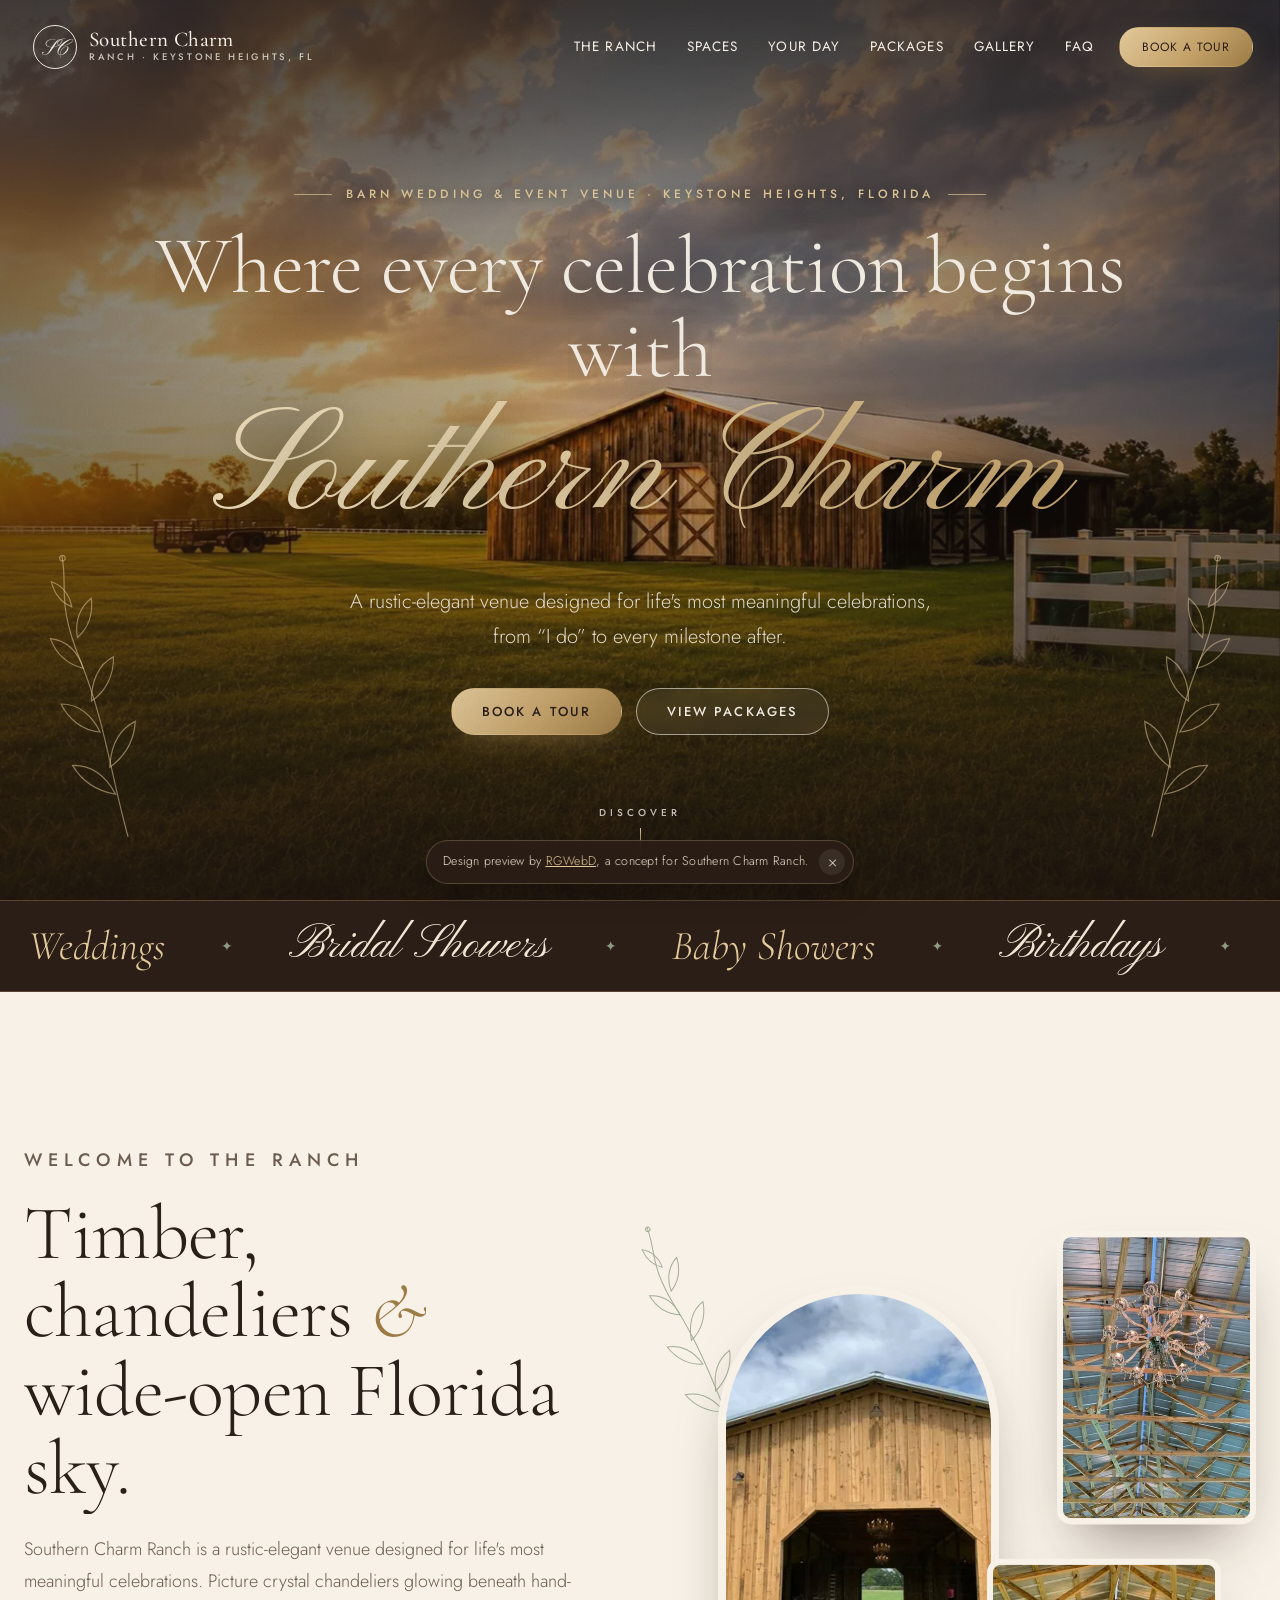
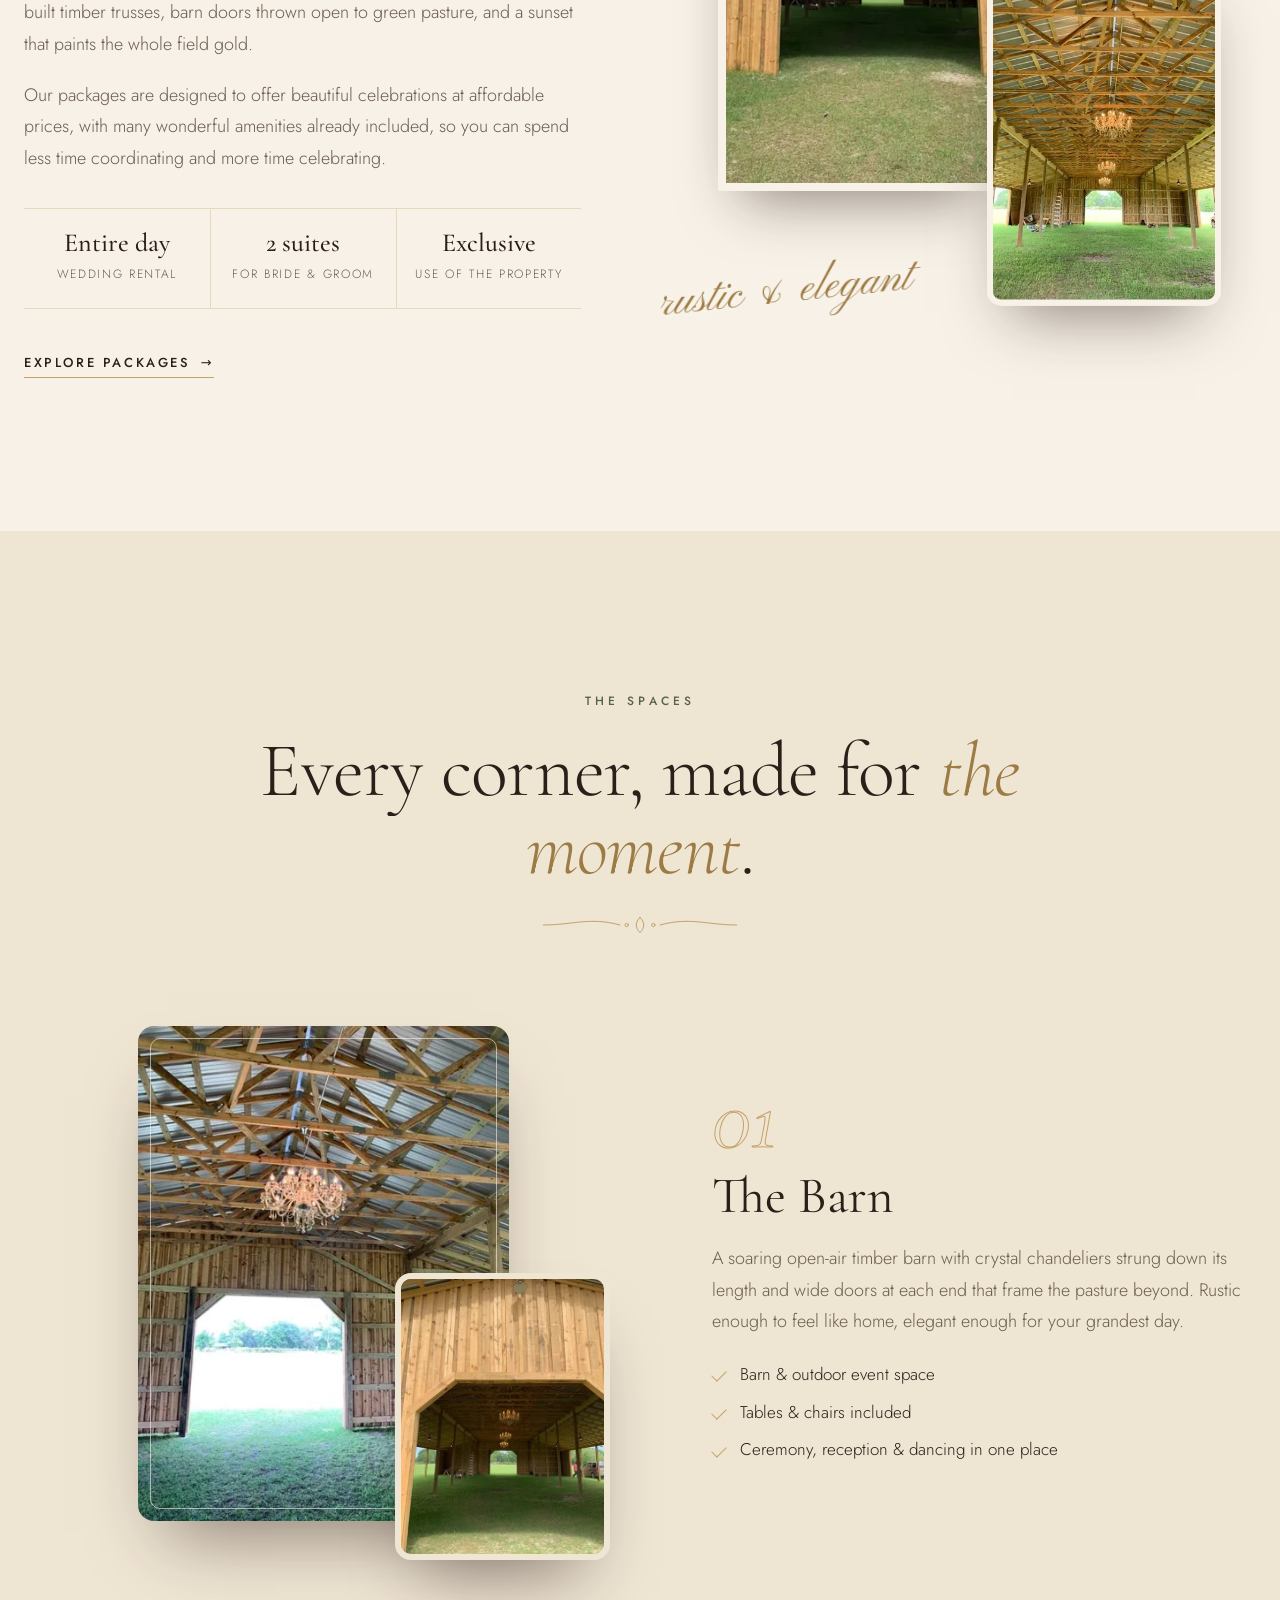
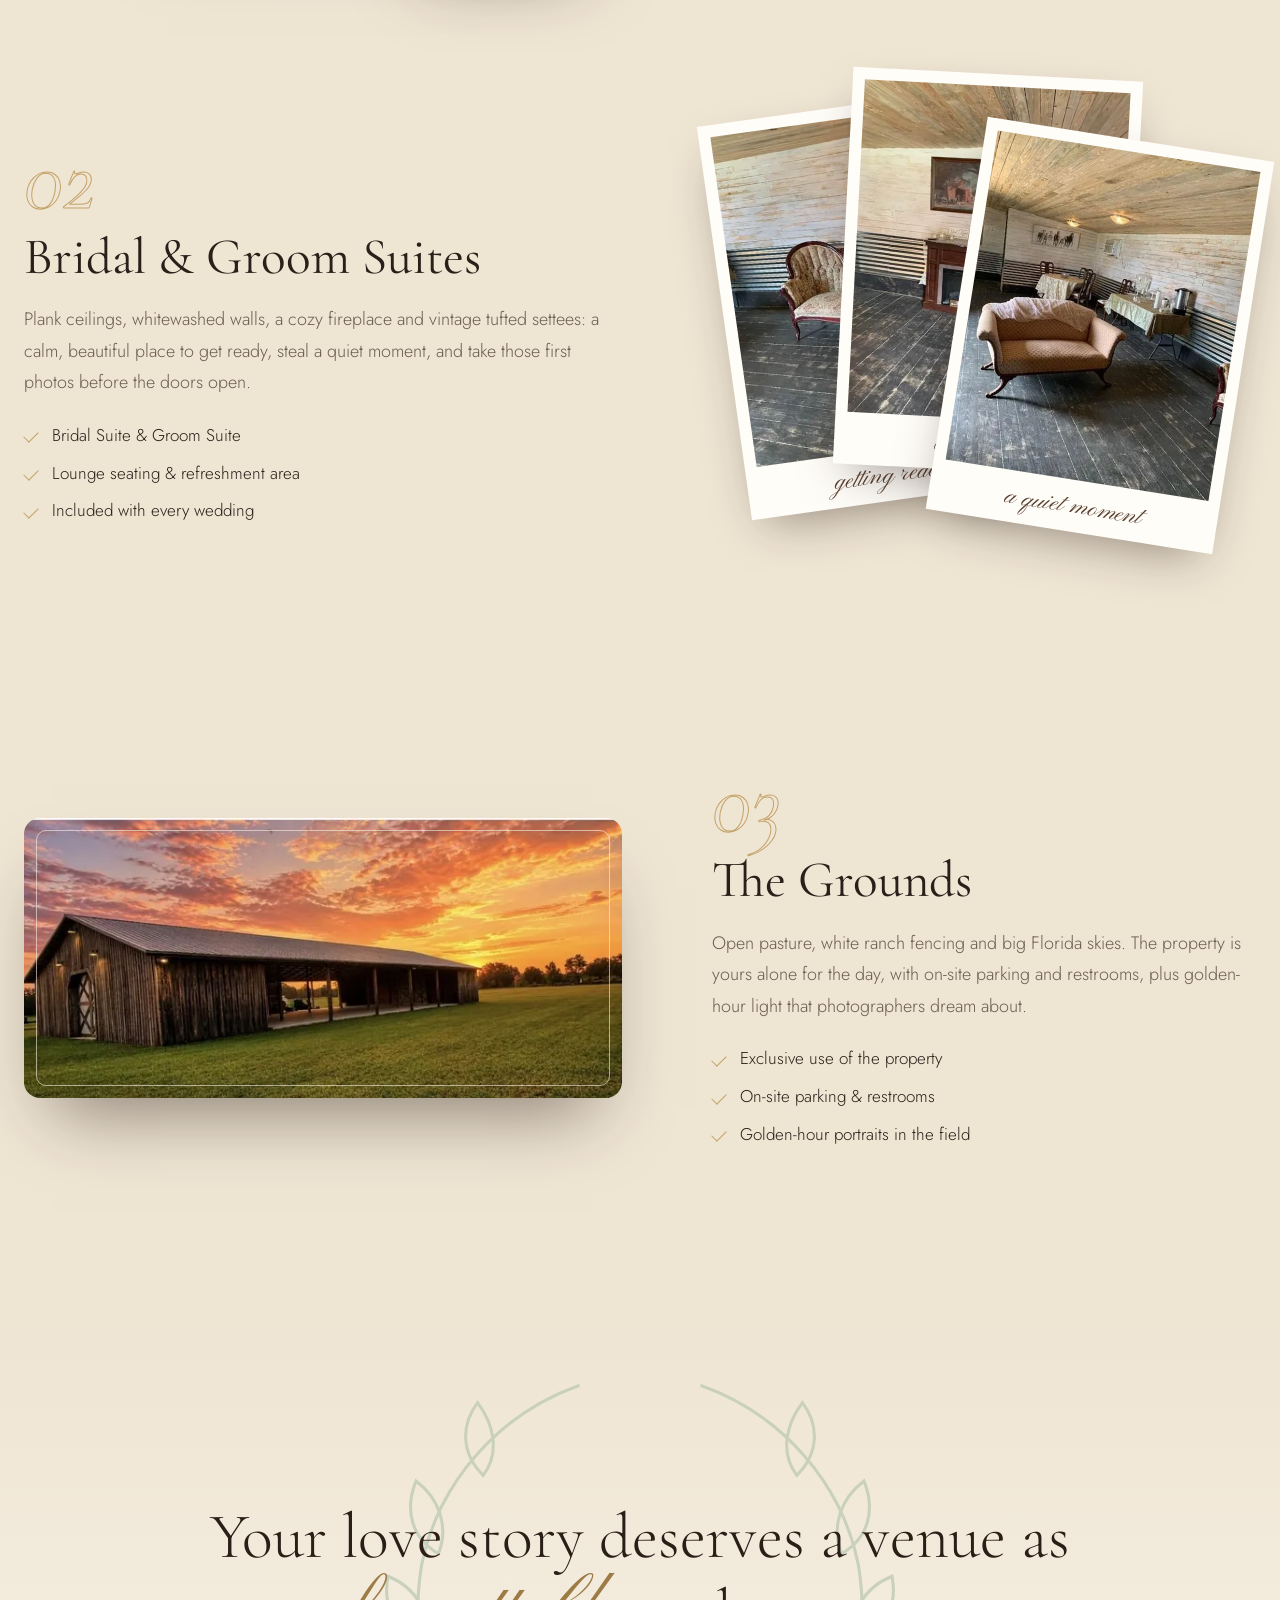
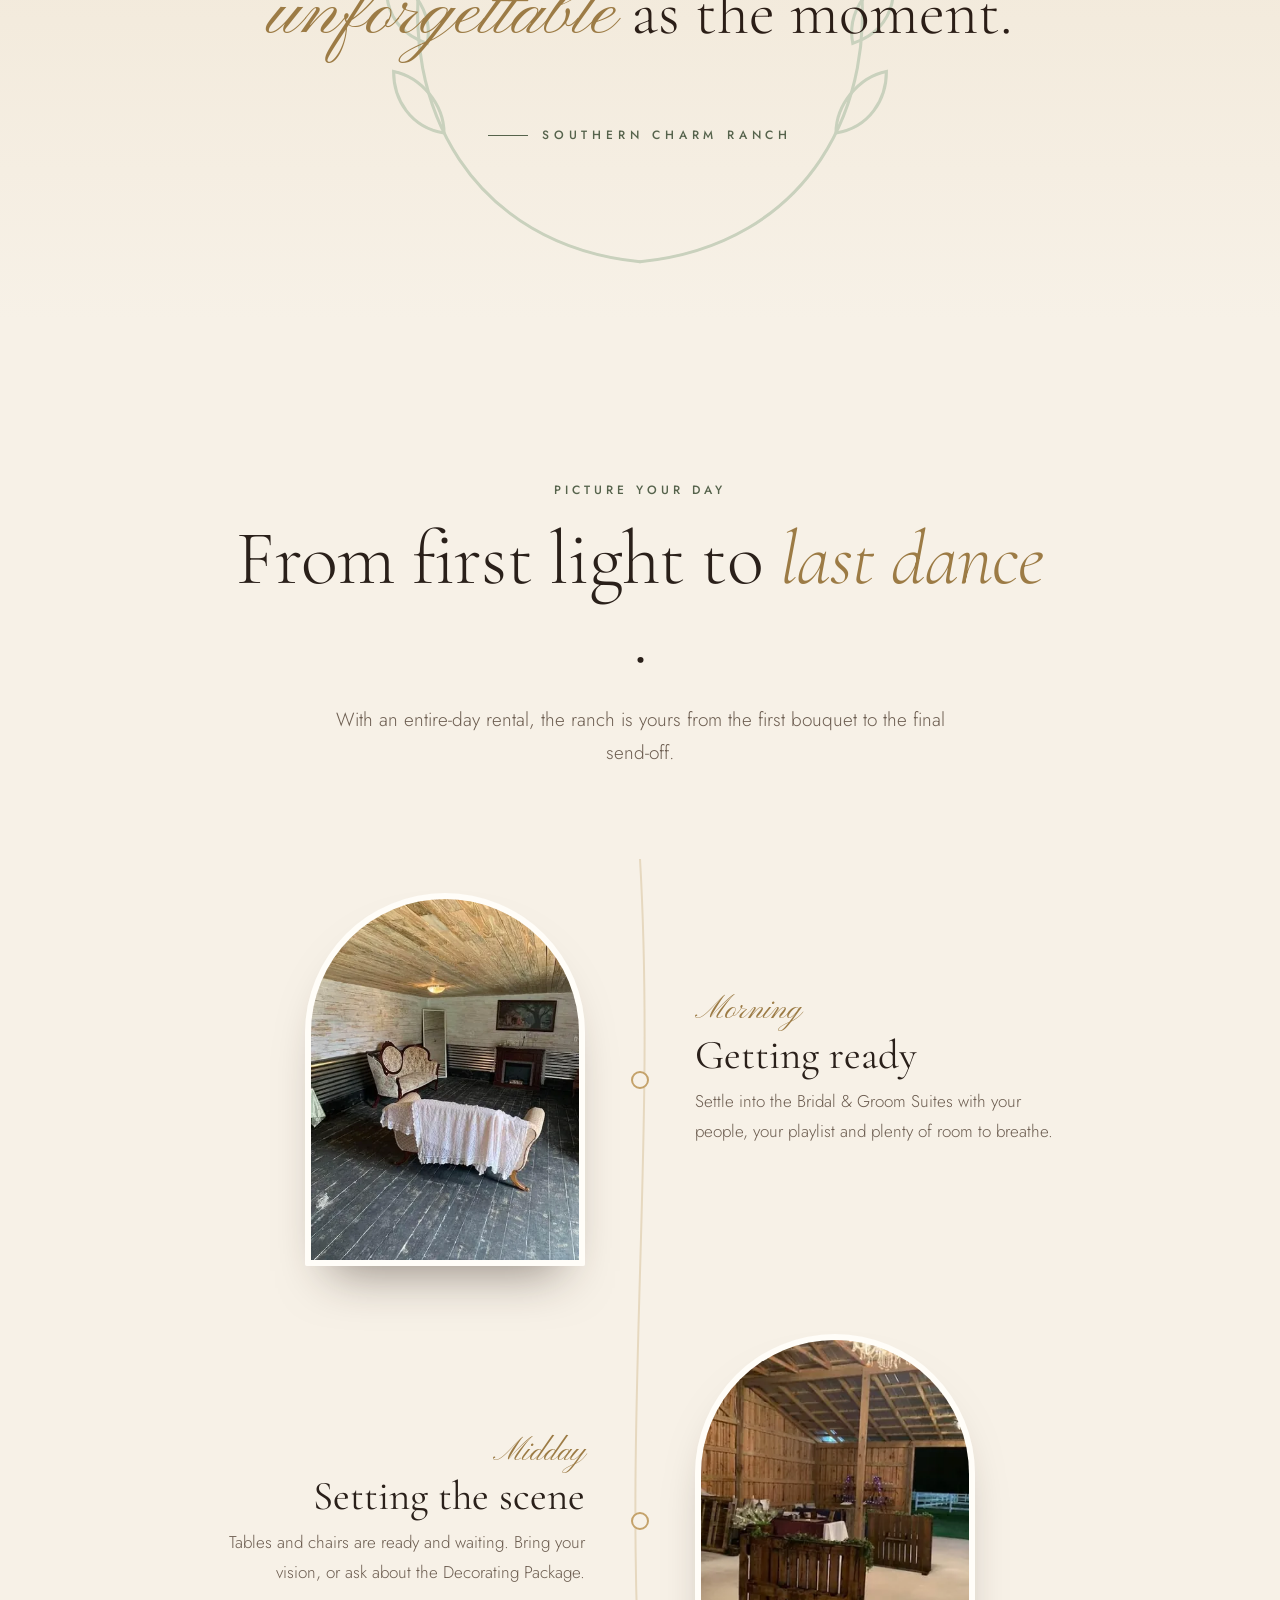
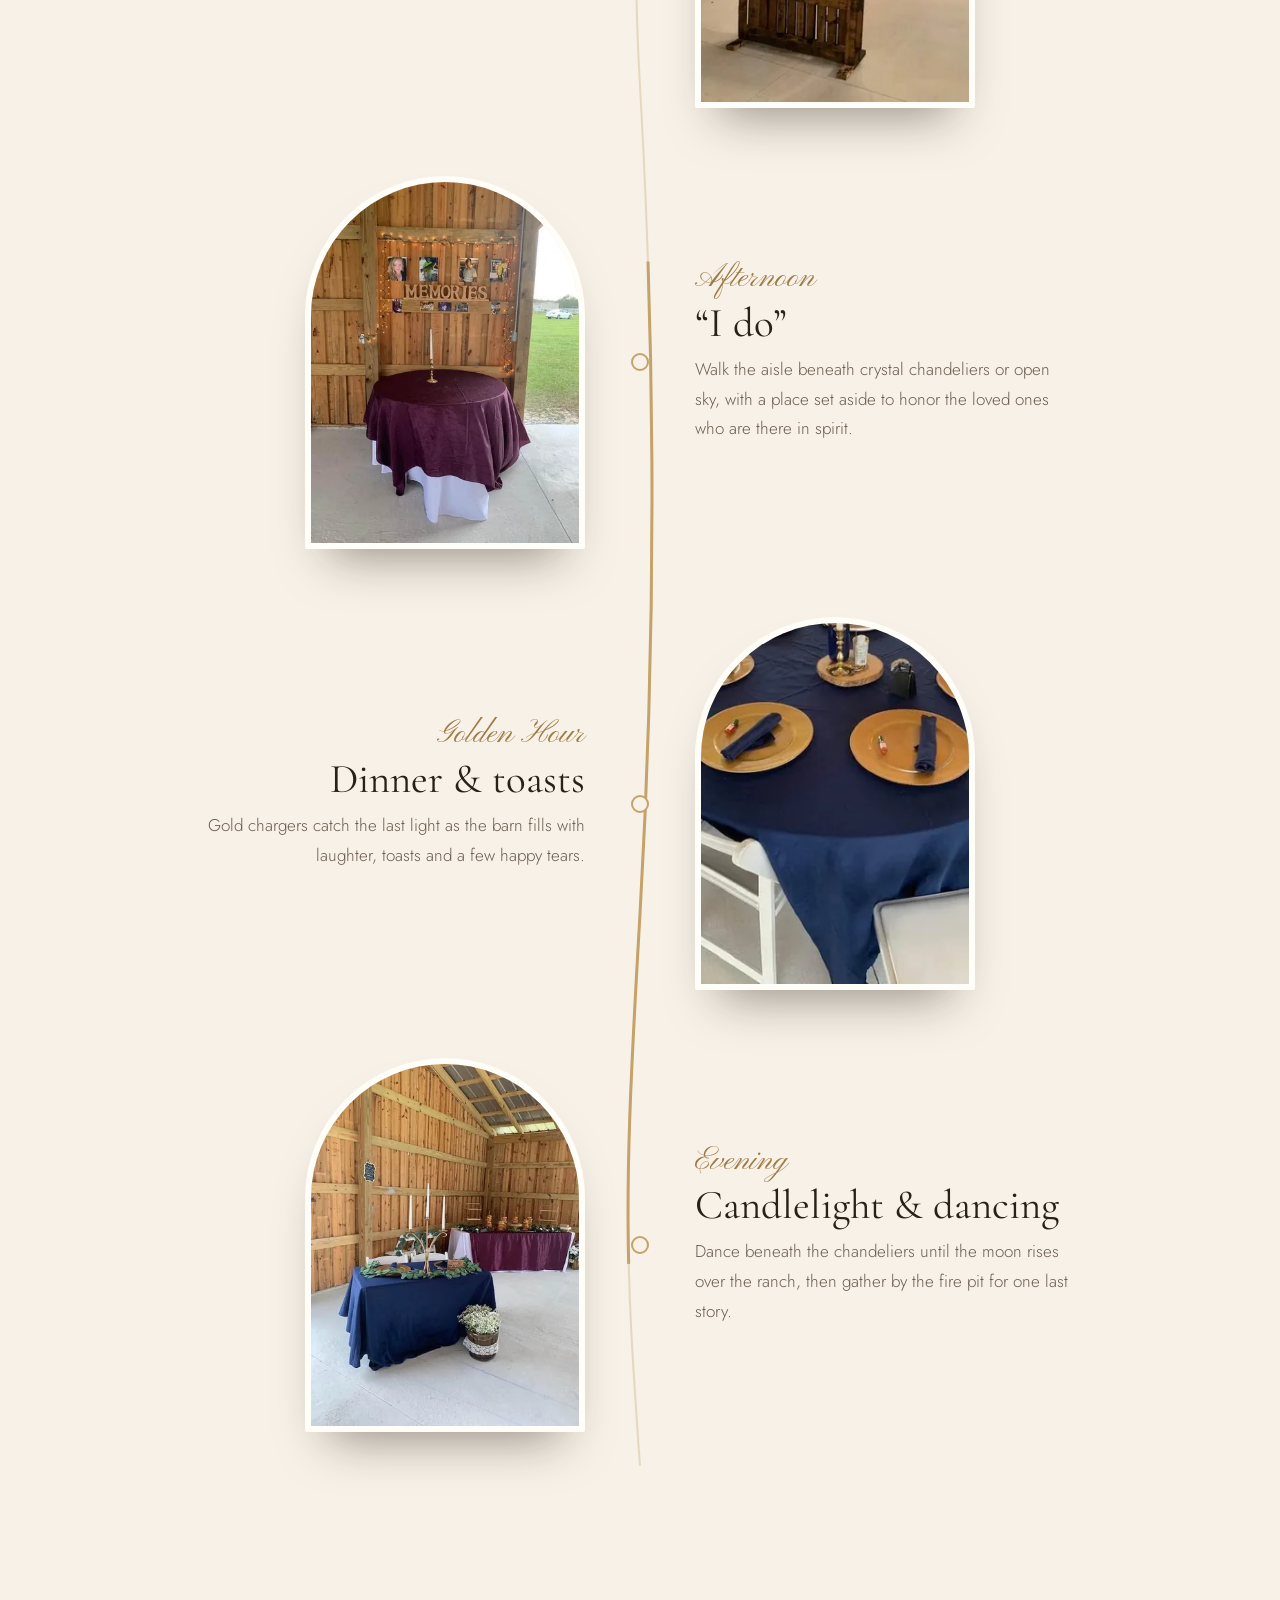
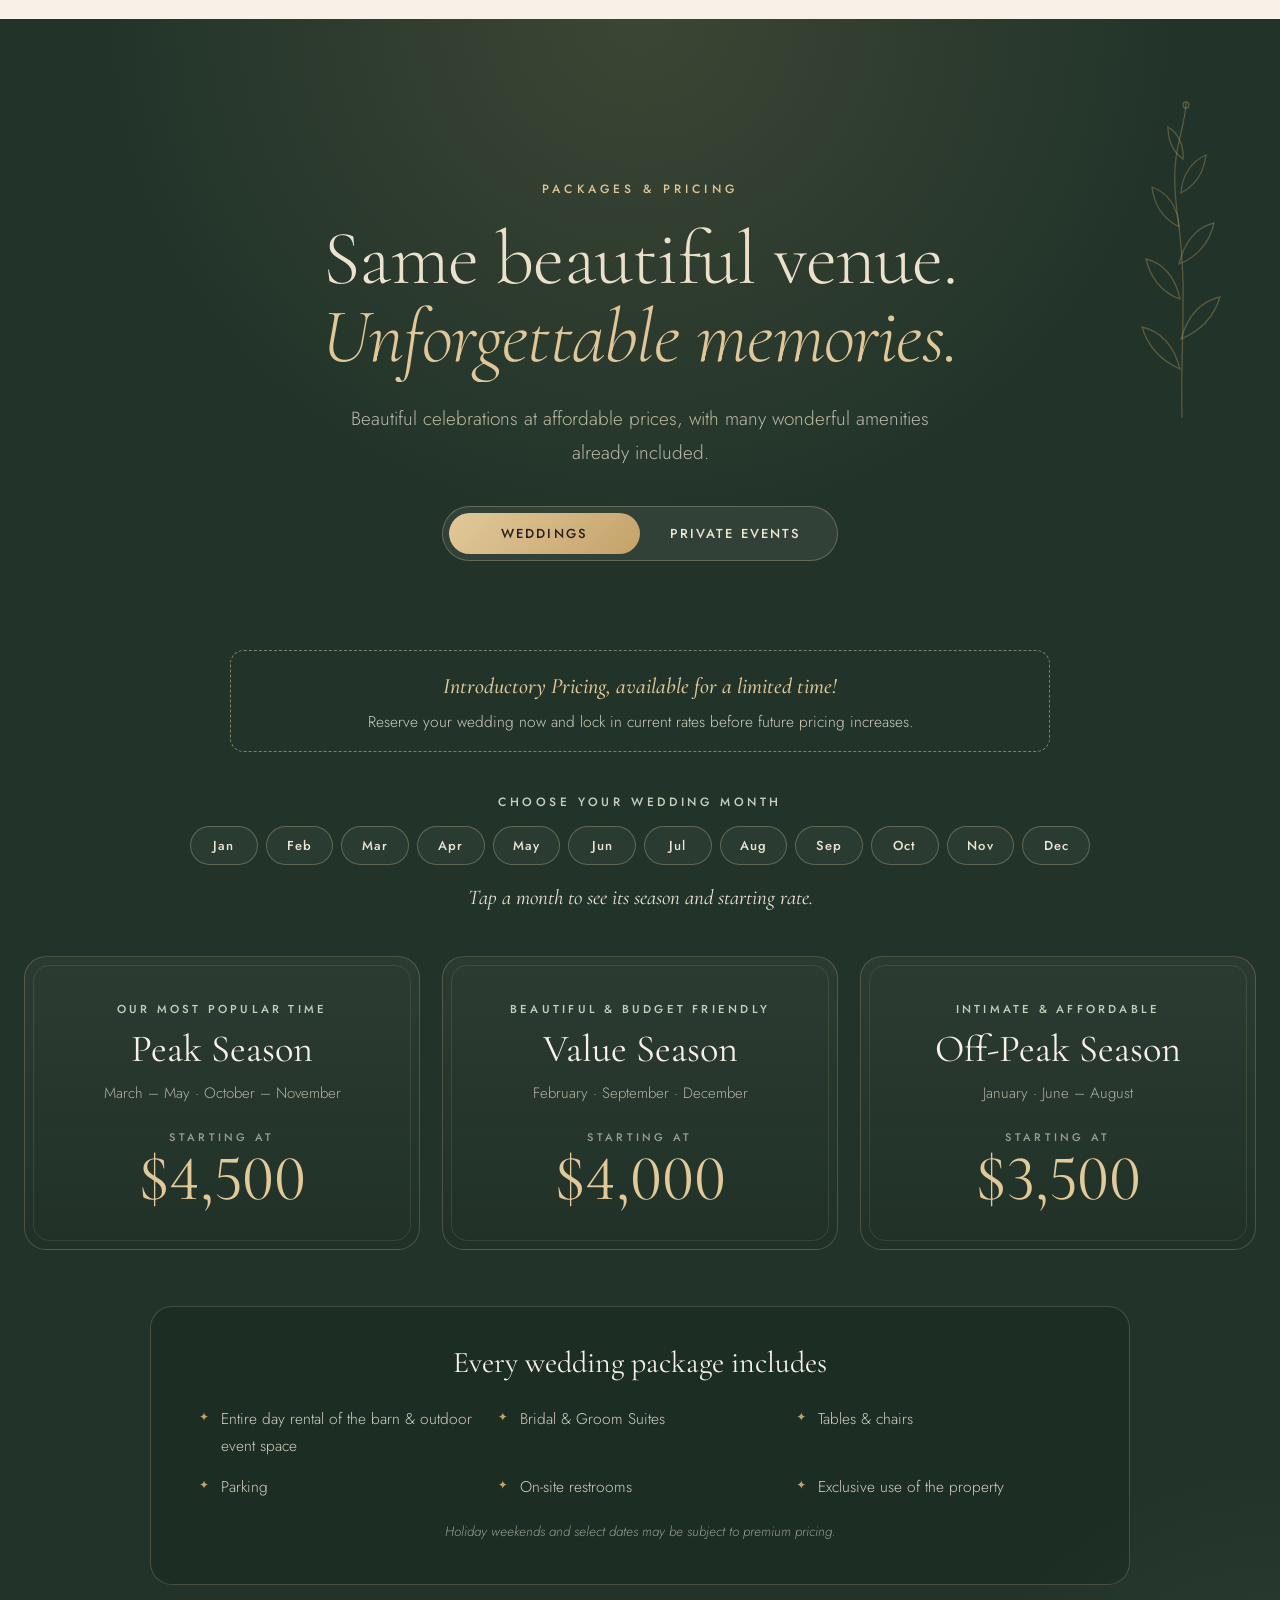
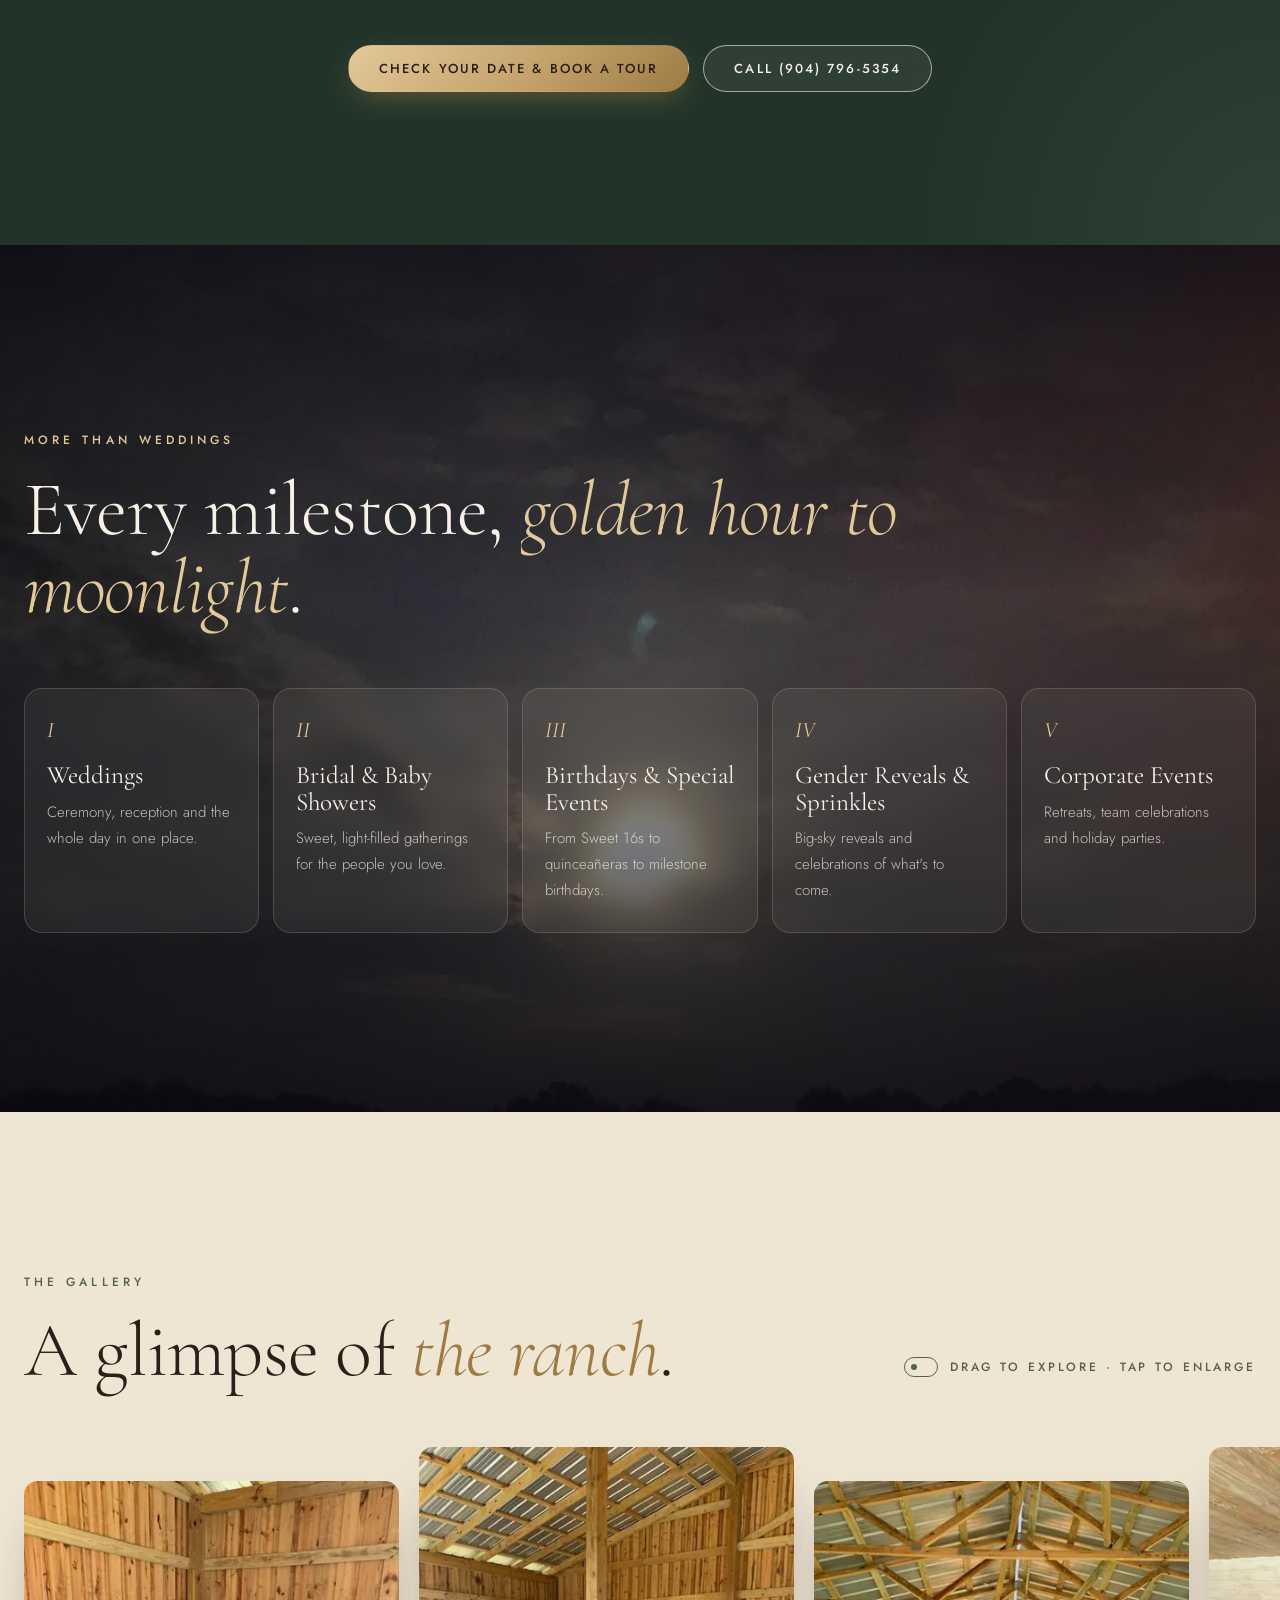
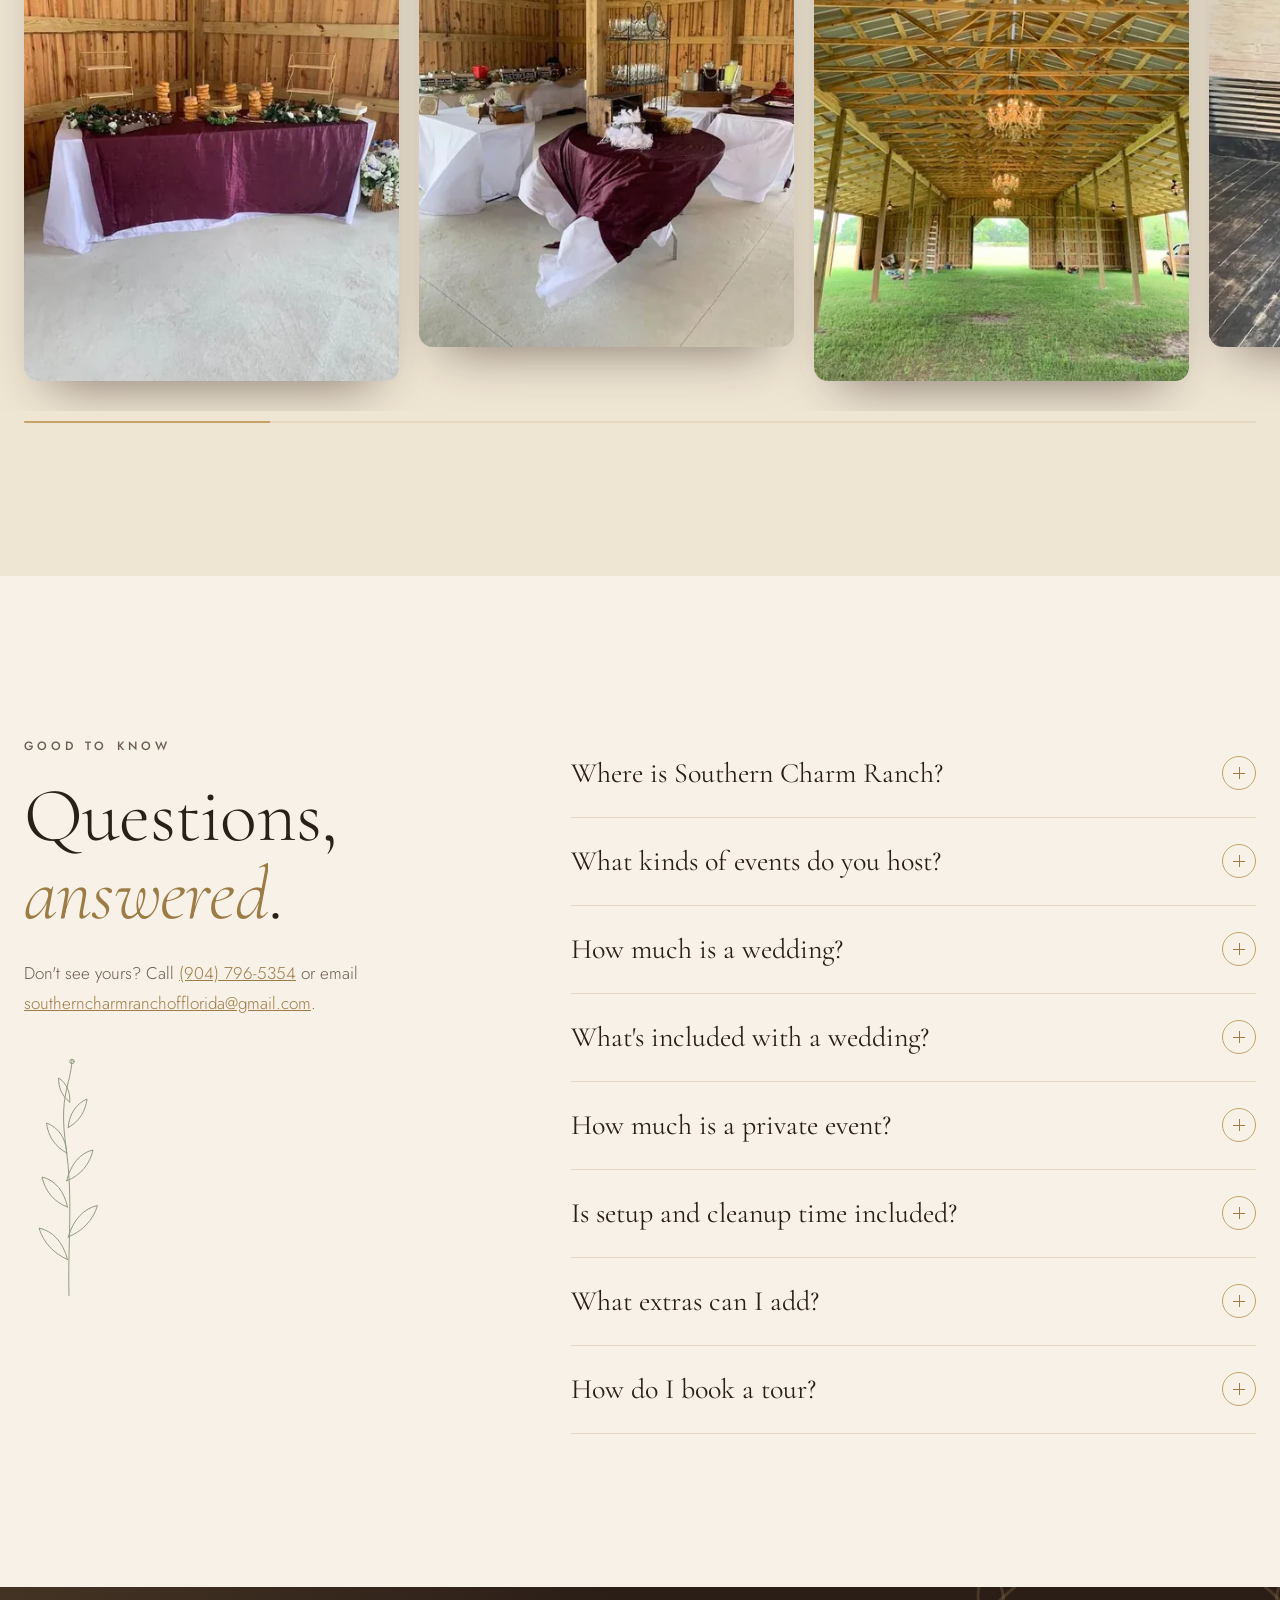
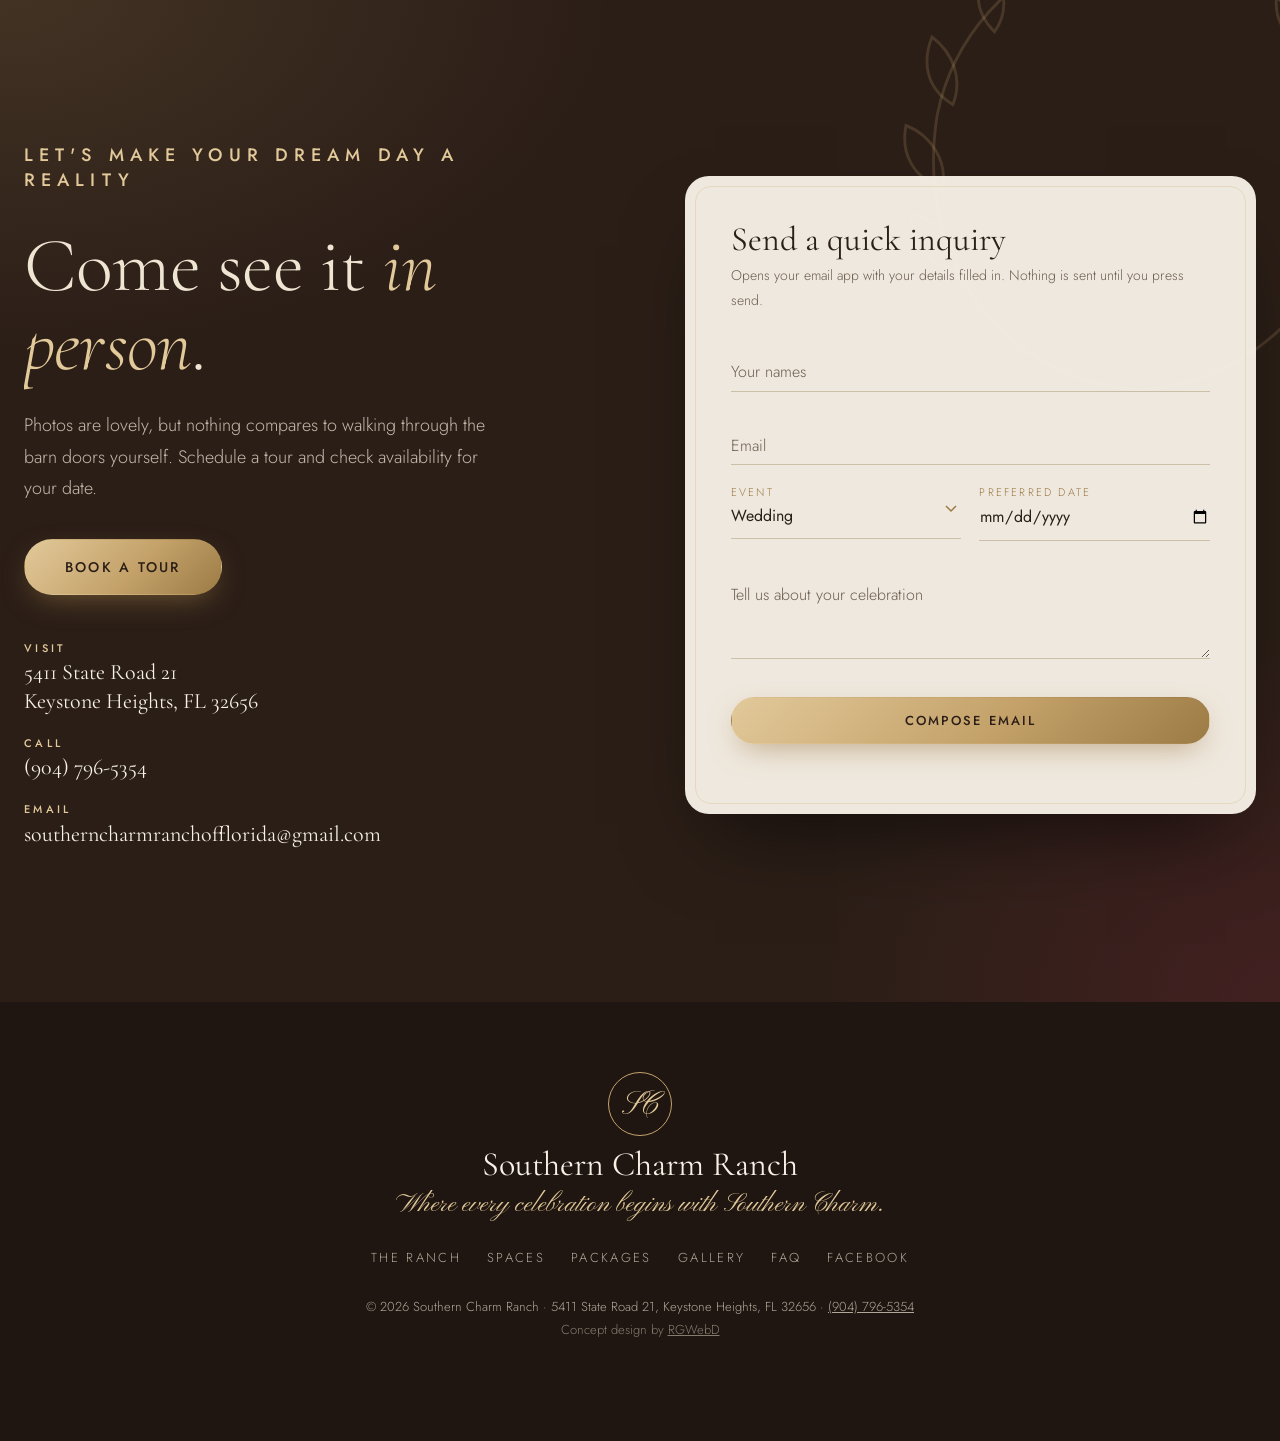
<file: index.html>
<!doctype html>
<html lang="en">
<head>
  <meta charset="utf-8">
  <meta name="viewport" content="width=device-width, initial-scale=1, viewport-fit=cover">
  <title>Southern Charm Ranch | Rustic-Elegant Barn Wedding &amp; Event Venue in Keystone Heights, FL</title>
  <meta name="description" content="Southern Charm Ranch is a rustic-elegant barn wedding and event venue at 5411 State Road 21, Keystone Heights, Florida. Weddings from $3,500, private events from $500. Book a tour today.">
  <link rel="canonical" href="https://rgwebd.github.io/southerncharmranch/">
  <meta name="theme-color" content="#2b1e17">
  <meta name="robots" content="index, follow, max-image-preview:large">
  <meta property="og:type" content="website">
  <meta property="og:site_name" content="Southern Charm Ranch">
  <meta property="og:title" content="Southern Charm Ranch | Barn Wedding &amp; Event Venue, Keystone Heights FL">
  <meta property="og:description" content="Where every celebration begins with Southern Charm. A rustic-elegant barn venue for weddings, showers, birthdays and corporate events.">
  <meta property="og:url" content="https://rgwebd.github.io/southerncharmranch/">
  <meta property="og:image" content="https://rgwebd.github.io/southerncharmranch/images/og.jpg">
  <meta property="og:image:width" content="1200">
  <meta property="og:image:height" content="630">
  <meta name="twitter:card" content="summary_large_image">
  <meta name="twitter:title" content="Southern Charm Ranch | Barn Wedding &amp; Event Venue">
  <meta name="twitter:description" content="Where every celebration begins with Southern Charm. Keystone Heights, Florida.">
  <meta name="twitter:image" content="https://rgwebd.github.io/southerncharmranch/images/og.jpg">
  <link rel="icon" href="favicon.svg" type="image/svg+xml">
  <link rel="preconnect" href="https://fonts.googleapis.com">
  <link rel="preconnect" href="https://fonts.gstatic.com" crossorigin>
  <link href="https://fonts.googleapis.com/css2?family=Cormorant+Garamond:ital,wght@0,300;0,400;0,500;0,600;1,300;1,400;1,500&family=Pinyon+Script&family=Jost:wght@300;400;500;600&display=swap" rel="stylesheet">
  <link rel="preload" as="image" href="images/hero.webp" imagesrcset="images/hero-900.webp 900w, images/hero.webp 1705w" imagesizes="100vw" type="image/webp">
  <link rel="stylesheet" href="styles.css">
  <script>document.documentElement.classList.add("js");</script>
  <script type="application/ld+json">
  {
    "@context": "https://schema.org",
    "@graph": [
      {
        "@type": ["EventVenue", "LocalBusiness"],
        "@id": "https://rgwebd.github.io/southerncharmranch/#venue",
        "name": "Southern Charm Ranch",
        "alternateName": "Southern Charm Ranch of Florida",
        "slogan": "Where every celebration begins with Southern Charm.",
        "description": "Southern Charm Ranch is a rustic-elegant barn venue in Keystone Heights, Florida, designed for life's most meaningful celebrations: weddings, bridal and baby showers, birthdays, gender reveals and sprinkles, and corporate events.",
        "url": "https://rgwebd.github.io/southerncharmranch/",
        "sameAs": ["https://southerncharmranchofflorida.com/", "https://www.facebook.com/profile.php?id=100063578530327"],
        "image": ["https://rgwebd.github.io/southerncharmranch/images/og.jpg", "https://rgwebd.github.io/southerncharmranch/images/sunset-barn.webp", "https://rgwebd.github.io/southerncharmranch/images/barn-golden.webp"],
        "telephone": "+1-904-796-5354",
        "email": "southerncharmranchofflorida@gmail.com",
        "priceRange": "$$",
        "address": {
          "@type": "PostalAddress",
          "streetAddress": "5411 State Road 21",
          "addressLocality": "Keystone Heights",
          "addressRegion": "FL",
          "postalCode": "32656",
          "addressCountry": "US"
        },
        "hasMap": "https://www.google.com/maps/search/?api=1&query=5411+State+Road+21+Keystone+Heights+FL+32656",
        "amenityFeature": [
          {"@type": "LocationFeatureSpecification", "name": "Barn and outdoor event space", "value": true},
          {"@type": "LocationFeatureSpecification", "name": "Bridal and Groom Suites", "value": true},
          {"@type": "LocationFeatureSpecification", "name": "Tables and chairs included", "value": true},
          {"@type": "LocationFeatureSpecification", "name": "On-site parking", "value": true},
          {"@type": "LocationFeatureSpecification", "name": "On-site restrooms", "value": true},
          {"@type": "LocationFeatureSpecification", "name": "Exclusive use of the property", "value": true}
        ],
        "potentialAction": {
          "@type": "ReserveAction",
          "name": "Book a tour",
          "target": "https://southerncharmranchoffloridallc.hbportal.co/public/6ac9522abd7fb6568a9b3215"
        },
        "makesOffer": [
          {"@type": "Offer", "name": "Peak Season Wedding (March-May, October-November)", "price": "4500", "priceCurrency": "USD", "description": "Starting price. Entire day rental of the barn and outdoor event space, Bridal and Groom Suites, tables and chairs, parking, on-site restrooms, exclusive use of the property."},
          {"@type": "Offer", "name": "Value Season Wedding (February, September, December)", "price": "4000", "priceCurrency": "USD", "description": "Starting price. Same inclusions as every wedding package."},
          {"@type": "Offer", "name": "Off-Peak Season Wedding (January, June-August)", "price": "3500", "priceCurrency": "USD", "description": "Starting price. Same inclusions as every wedding package."},
          {"@type": "Offer", "name": "Good: 3-Hour Private Event (Monday-Thursday)", "price": "500", "priceCurrency": "USD", "description": "Starting price. Friday and Sunday $700, Saturday $900. Includes 1 hour setup and 1 hour cleanup."},
          {"@type": "Offer", "name": "Better: 6-Hour Private Event (Monday-Thursday)", "price": "700", "priceCurrency": "USD", "description": "Most popular. Starting price. Friday and Sunday $900, Saturday $1,100. Includes 1 hour setup and 1 hour cleanup."},
          {"@type": "Offer", "name": "Best: 8-Hour Private Event (Monday-Thursday)", "price": "900", "priceCurrency": "USD", "description": "Starting price. Friday and Sunday $1,100, Saturday $1,300. Includes 1 hour setup and 1 hour cleanup."}
        ]
      },
      {
        "@type": "FAQPage",
        "mainEntity": [
          {"@type": "Question", "name": "Where is Southern Charm Ranch located?", "acceptedAnswer": {"@type": "Answer", "text": "Southern Charm Ranch is at 5411 State Road 21, Keystone Heights, FL 32656."}},
          {"@type": "Question", "name": "What kinds of events does Southern Charm Ranch host?", "acceptedAnswer": {"@type": "Answer", "text": "Weddings, bridal showers, baby showers, birthdays and special events, gender reveals, sprinkles, and corporate events."}},
          {"@type": "Question", "name": "How much does a wedding at Southern Charm Ranch cost?", "acceptedAnswer": {"@type": "Answer", "text": "Wedding packages start at $4,500 in Peak Season (March-May, October-November), $4,000 in Value Season (February, September, December) and $3,500 in Off-Peak Season (January, June-August). Holiday weekends and select dates may be subject to premium pricing."}},
          {"@type": "Question", "name": "What is included in a wedding package?", "acceptedAnswer": {"@type": "Answer", "text": "Every wedding package includes the entire day rental of the barn and outdoor event space, Bridal and Groom Suites, tables and chairs, parking, on-site restrooms, and exclusive use of the property."}},
          {"@type": "Question", "name": "How much does a private event cost?", "acceptedAnswer": {"@type": "Answer", "text": "Monday-Thursday private events start at $500 for 3 hours, $700 for 6 hours and $900 for 8 hours. Friday and Sunday rates are $700, $900 and $1,100. Saturday rates are $900, $1,100 and $1,300. Weekend packages depend on venue availability and existing wedding reservations."}},
          {"@type": "Question", "name": "Is setup and cleanup time included?", "acceptedAnswer": {"@type": "Answer", "text": "Yes. Every private event package includes 1 complimentary hour for setup and 1 complimentary hour for cleanup."}},
          {"@type": "Question", "name": "What optional enhancements are available?", "acceptedAnswer": {"@type": "Answer", "text": "Additional event time is $125 per hour and a cleanup service is $200. A Decorating Package, Fire Pit Package, Yard Games and a Coffee Bar are also available; contact the venue for details."}},
          {"@type": "Question", "name": "How do I book a tour?", "acceptedAnswer": {"@type": "Answer", "text": "Book a tour through the online inquiry and scheduling form at https://southerncharmranchoffloridallc.hbportal.co/public/6ac9522abd7fb6568a9b3215, call (904) 796-5354, or email southerncharmranchofflorida@gmail.com."}}
        ]
      }
    ]
  }
  </script>
</head>
<body>
  <a class="skip" href="#main">Skip to content</a>

  <!-- Intro curtain -->
  <div class="curtain" aria-hidden="true">
    <div class="curtain__panel curtain__panel--l"></div>
    <div class="curtain__panel curtain__panel--r"></div>
    <div class="curtain__mark">
      <svg class="curtain__wreath" viewBox="0 0 200 200"><use href="#wreath"/></svg>
      <span class="curtain__mono">SC</span>
      <span class="curtain__name">Southern Charm Ranch</span>
    </div>
  </div>

  <div class="grain" aria-hidden="true"></div>
  <div class="progress" aria-hidden="true"><span></span></div>

  <aside class="preview-bar" role="note">
    <span>Design preview by <a href="https://github.com/RGWebD" rel="noopener">RGWebD</a><span class="pv-long">, a concept for Southern Charm Ranch</span>.</span>
    <button type="button" class="preview-bar__x" aria-label="Dismiss preview notice">&times;</button>
  </aside>

  <header class="nav" id="top">
    <a class="brand" href="#top" aria-label="Southern Charm Ranch, back to top">
      <span class="brand__mono" aria-hidden="true">SC</span>
      <span class="brand__text"><span class="brand__name">Southern Charm</span><span class="brand__sub">Ranch · Keystone Heights, FL</span></span>
    </a>
    <nav aria-label="Main">
      <ul id="menu" class="menu">
        <li><a href="#story">The Ranch</a></li>
        <li><a href="#spaces">Spaces</a></li>
        <li><a href="#your-day">Your Day</a></li>
        <li><a href="#packages">Packages</a></li>
        <li><a href="#gallery">Gallery</a></li>
        <li><a href="#faq">FAQ</a></li>
        <li class="menu__cta"><a class="btn btn--gold magnetic" href="https://southerncharmranchoffloridallc.hbportal.co/public/6ac9522abd7fb6568a9b3215" target="_blank" rel="noopener"><span>Book a Tour</span></a></li>
      </ul>
    </nav>
    <button class="menu-toggle" type="button" aria-expanded="false" aria-controls="menu" aria-label="Open menu"><span></span><span></span></button>
  </header>

  <main id="main">
    <!-- HERO -->
    <section class="hero" aria-labelledby="hero-title">
      <div class="hero__media" aria-hidden="true">
        <img src="images/hero.webp" srcset="images/hero-900.webp 900w, images/hero.webp 1705w" sizes="100vw" alt="" width="1705" height="922" fetchpriority="high">
      </div>
      <div class="hero__veil" aria-hidden="true"></div>
      <svg class="hero__sprig hero__sprig--l draw" viewBox="0 0 120 320" aria-hidden="true"><use href="#sprig"/></svg>
      <svg class="hero__sprig hero__sprig--r draw" viewBox="0 0 120 320" aria-hidden="true"><use href="#sprig"/></svg>
      <div class="hero__inner">
        <p class="eyebrow hero__eyebrow"><span class="rule"></span>Barn Wedding &amp; Event Venue · Keystone Heights, Florida<span class="rule"></span></p>
        <h1 id="hero-title" class="hero__title">
          <span class="split">Where every celebration begins with</span>
          <span class="hero__script">Southern Charm</span>
        </h1>
        <p class="hero__lede">A rustic-elegant venue designed for life's most meaningful celebrations, from&nbsp;“I&nbsp;do” to every milestone after.</p>
        <div class="hero__cta">
          <a class="btn btn--gold magnetic" href="https://southerncharmranchoffloridallc.hbportal.co/public/6ac9522abd7fb6568a9b3215" target="_blank" rel="noopener"><span>Book a Tour</span></a>
          <a class="btn btn--ghost magnetic" href="#packages"><span>View Packages</span></a>
        </div>
      </div>
      <a class="hero__scroll" href="#story" aria-label="Scroll to discover the ranch"><span>Discover</span><i></i></a>
    </section>

    <!-- MARQUEE -->
    <div class="marquee" aria-label="Events we host">
      <div class="marquee__track">
        <ul>
          <li>Weddings</li><li>Bridal Showers</li><li>Baby Showers</li><li>Birthdays</li><li>Gender Reveals</li><li>Sprinkles</li><li>Corporate Events</li><li>Family Reunions</li><li>Anniversaries</li><li>Quinceañeras</li><li>Sweet 16s</li><li>Holiday Parties</li>
        </ul>
        <ul aria-hidden="true">
          <li>Weddings</li><li>Bridal Showers</li><li>Baby Showers</li><li>Birthdays</li><li>Gender Reveals</li><li>Sprinkles</li><li>Corporate Events</li><li>Family Reunions</li><li>Anniversaries</li><li>Quinceañeras</li><li>Sweet 16s</li><li>Holiday Parties</li>
        </ul>
      </div>
    </div>

    <!-- STORY -->
    <section class="story section" id="story" aria-labelledby="story-title">
      <div class="wrap story__grid">
        <div class="story__copy">
          <p class="eyebrow reveal">Welcome to the Ranch</p>
          <h2 id="story-title" class="display split">Timber, chandeliers <em>&amp;</em> wide-open Florida sky.</h2>
          <p class="reveal">Southern Charm Ranch is a rustic-elegant venue designed for life's most meaningful celebrations. Picture crystal chandeliers glowing beneath hand-built timber trusses, barn doors thrown open to green pasture, and a sunset that paints the whole field gold.</p>
          <p class="reveal">Our packages are designed to offer beautiful celebrations at affordable prices, with many wonderful amenities already included, so you can spend less time coordinating and more time celebrating.</p>
          <ul class="story__facts reveal">
            <li><strong>Entire day</strong><span>wedding rental</span></li>
            <li><strong>2 suites</strong><span>for bride &amp; groom</span></li>
            <li><strong>Exclusive</strong><span>use of the property</span></li>
          </ul>
          <a class="link-arrow reveal" href="#packages">Explore packages <span aria-hidden="true">→</span></a>
        </div>
        <div class="collage" aria-label="Photos of the barn">
          <figure class="collage__a arch reveal" data-parallax="0.6"><img src="images/barn-facade.webp" srcset="images/barn-facade-420.webp 420w, images/barn-facade.webp 720w" sizes="(max-width: 800px) 60vw, 26vw" width="720" height="960" loading="lazy" alt="The timber barn's wooden facade and wide arched entrance under a blue Florida sky"></figure>
          <figure class="collage__b reveal" data-parallax="-0.5"><img src="images/chandelier.webp" srcset="images/chandelier-420.webp 420w, images/chandelier.webp 720w" sizes="(max-width: 800px) 45vw, 18vw" width="720" height="960" loading="lazy" alt="Crystal chandelier hanging from the barn's timber trusses"></figure>
          <figure class="collage__c reveal" data-parallax="0.3"><img src="images/barn-golden.webp" srcset="images/barn-golden-420.webp 420w, images/barn-golden.webp 720w" sizes="(max-width: 800px) 50vw, 20vw" width="720" height="960" loading="lazy" alt="Inside the open-air barn: rows of chandeliers and doors opening to the pasture"></figure>
          <span class="collage__script" aria-hidden="true">rustic &amp; elegant</span>
          <svg class="collage__sprig draw" viewBox="0 0 120 320" aria-hidden="true"><use href="#sprig"/></svg>
        </div>
      </div>
    </section>

    <!-- SPACES -->
    <section class="spaces section section--cream" id="spaces" aria-labelledby="spaces-title">
      <div class="wrap">
        <header class="section-head center">
          <p class="eyebrow reveal">The Spaces</p>
          <h2 id="spaces-title" class="display split">Every corner, made for <em>the moment</em>.</h2>
          <svg class="flourish draw" viewBox="0 0 240 24" aria-hidden="true"><use href="#flourish"/></svg>
        </header>

        <article class="space reveal">
          <div class="space__media">
            <figure class="frame tilt"><img src="images/chandelier-doors.webp" srcset="images/chandelier-doors-420.webp 420w, images/chandelier-doors.webp 720w" sizes="(max-width: 800px) 80vw, 32vw" width="720" height="960" loading="lazy" alt="A crystal chandelier framed by the barn's open rear doors and green pasture"></figure>
            <figure class="frame frame--small tilt"><img src="images/barn-entrance.webp" srcset="images/barn-entrance-420.webp 420w, images/barn-entrance.webp 720w" sizes="(max-width: 800px) 45vw, 16vw" width="720" height="960" loading="lazy" alt="Looking through the barn's arched entrance at a line of chandeliers"></figure>
          </div>
          <div class="space__copy">
            <span class="space__num">01</span>
            <h3>The Barn</h3>
            <p>A soaring open-air timber barn with crystal chandeliers strung down its length and wide doors at each end that frame the pasture beyond. Rustic enough to feel like home, elegant enough for your grandest day.</p>
            <ul class="ticks"><li>Barn &amp; outdoor event space</li><li>Tables &amp; chairs included</li><li>Ceremony, reception &amp; dancing in one place</li></ul>
          </div>
        </article>

        <article class="space space--flip reveal">
          <div class="space__media">
            <div class="polaroids" aria-label="Bridal and Groom Suite photos">
              <figure class="polaroid"><img src="images/suite-settee.webp" srcset="images/suite-settee-420.webp 420w, images/suite-settee.webp 720w" sizes="(max-width: 800px) 55vw, 20vw" width="720" height="960" loading="lazy" alt="Vintage tufted Victorian settee in the bridal suite"><figcaption>getting ready</figcaption></figure>
              <figure class="polaroid"><img src="images/suite-fireplace.webp" srcset="images/suite-fireplace-420.webp 420w, images/suite-fireplace.webp 720w" sizes="(max-width: 800px) 55vw, 20vw" width="720" height="960" loading="lazy" alt="Suite fireplace with framed painting and a velvet armchair"><figcaption>by the fire</figcaption></figure>
              <figure class="polaroid"><img src="images/suite-coffee.webp" srcset="images/suite-coffee-420.webp 420w, images/suite-coffee.webp 720w" sizes="(max-width: 800px) 55vw, 20vw" width="720" height="960" loading="lazy" alt="Suite lounge with a loveseat and a refreshment station"><figcaption>a quiet moment</figcaption></figure>
            </div>
          </div>
          <div class="space__copy">
            <span class="space__num">02</span>
            <h3>Bridal &amp; Groom Suites</h3>
            <p>Plank ceilings, whitewashed walls, a cozy fireplace and vintage tufted settees: a calm, beautiful place to get ready, steal a quiet moment, and take those first photos before the doors open.</p>
            <ul class="ticks"><li>Bridal Suite &amp; Groom Suite</li><li>Lounge seating &amp; refreshment area</li><li>Included with every wedding</li></ul>
          </div>
        </article>

        <article class="space reveal">
          <div class="space__media">
            <figure class="frame frame--wide tilt"><img src="images/sunset-barn.webp" srcset="images/sunset-barn-640.webp 640w, images/sunset-barn.webp 1079w" sizes="(max-width: 800px) 92vw, 44vw" width="1079" height="504" loading="lazy" alt="The barn at sunset with a blazing orange sky over the pasture"></figure>
          </div>
          <div class="space__copy">
            <span class="space__num">03</span>
            <h3>The Grounds</h3>
            <p>Open pasture, white ranch fencing and big Florida skies. The property is yours alone for the day, with on-site parking and restrooms, plus golden-hour light that photographers dream about.</p>
            <ul class="ticks"><li>Exclusive use of the property</li><li>On-site parking &amp; restrooms</li><li>Golden-hour portraits in the field</li></ul>
          </div>
        </article>
      </div>
    </section>

    <!-- QUOTE BANNER -->
    <section class="quote" aria-label="Our promise">
      <svg class="quote__wreath draw" viewBox="0 0 200 200" aria-hidden="true"><use href="#wreath"/></svg>
      <blockquote class="quote__text">
        <p class="split-lines">Your love story deserves a venue as <em>unforgettable</em> as the moment.</p>
        <footer>Southern Charm Ranch</footer>
      </blockquote>
    </section>

    <!-- YOUR DAY TIMELINE -->
    <section class="day section" id="your-day" aria-labelledby="day-title">
      <div class="wrap">
        <header class="section-head center">
          <p class="eyebrow reveal">Picture Your Day</p>
          <h2 id="day-title" class="display split">From first light to <em>last dance</em>.</h2>
          <p class="section-lede reveal">With an entire-day rental, the ranch is yours from the first bouquet to the final send-off.</p>
        </header>
        <div class="timeline" data-timeline>
          <svg class="timeline__line" viewBox="0 0 40 1000" preserveAspectRatio="none" aria-hidden="true">
            <path class="timeline__base" d="M20 0 C 36 125, 4 250, 20 375 S 36 625, 20 750 S 4 900, 20 1000"/>
            <path class="timeline__draw" d="M20 0 C 36 125, 4 250, 20 375 S 36 625, 20 750 S 4 900, 20 1000" pathLength="1"/>
          </svg>
          <ol>
            <li class="step reveal">
              <div class="step__dot" aria-hidden="true"></div>
              <figure class="step__img arch"><img src="images/suite-lounge.webp" srcset="images/suite-lounge-420.webp 420w, images/suite-lounge.webp 720w" sizes="(max-width: 800px) 40vw, 18vw" width="720" height="960" loading="lazy" alt="Bridal suite lounge with settee and fireplace"></figure>
              <div class="step__copy"><span class="step__time">Morning</span><h3>Getting ready</h3><p>Settle into the Bridal &amp; Groom Suites with your people, your playlist and plenty of room to breathe.</p></div>
            </li>
            <li class="step reveal">
              <div class="step__dot" aria-hidden="true"></div>
              <figure class="step__img arch"><img src="images/reception-bar.webp" srcset="images/reception-bar-420.webp 420w, images/reception-bar.webp 960w" sizes="(max-width: 800px) 40vw, 18vw" width="960" height="960" loading="lazy" alt="Rustic pallet bar with greenery and lanterns inside the barn"></figure>
              <div class="step__copy"><span class="step__time">Midday</span><h3>Setting the scene</h3><p>Tables and chairs are ready and waiting. Bring your vision, or ask about the Decorating Package.</p></div>
            </li>
            <li class="step reveal">
              <div class="step__dot" aria-hidden="true"></div>
              <figure class="step__img arch"><img src="images/memories.webp" srcset="images/memories-420.webp 420w, images/memories.webp 720w" sizes="(max-width: 800px) 40vw, 18vw" width="720" height="960" loading="lazy" alt="A Memories photo display above a burgundy-draped table on the timber wall"></figure>
              <div class="step__copy"><span class="step__time">Afternoon</span><h3>“I do”</h3><p>Walk the aisle beneath crystal chandeliers or open sky, with a place set aside to honor the loved ones who are there in spirit.</p></div>
            </li>
            <li class="step reveal">
              <div class="step__dot" aria-hidden="true"></div>
              <figure class="step__img arch"><img src="images/table-setting.webp" srcset="images/table-setting-420.webp 420w, images/table-setting.webp 720w" sizes="(max-width: 800px) 40vw, 18vw" width="720" height="660" loading="lazy" alt="Round reception table with navy linens and gold chargers"></figure>
              <div class="step__copy"><span class="step__time">Golden Hour</span><h3>Dinner &amp; toasts</h3><p>Gold chargers catch the last light as the barn fills with laughter, toasts and a few happy tears.</p></div>
            </li>
            <li class="step reveal">
              <div class="step__dot" aria-hidden="true"></div>
              <figure class="step__img arch"><img src="images/reception-navy.webp" srcset="images/reception-navy-420.webp 420w, images/reception-navy.webp 720w" sizes="(max-width: 800px) 40vw, 18vw" width="720" height="960" loading="lazy" alt="Navy-draped table with a candelabra and the burgundy head table beyond"></figure>
              <div class="step__copy"><span class="step__time">Evening</span><h3>Candlelight &amp; dancing</h3><p>Dance beneath the chandeliers until the moon rises over the ranch, then gather by the fire pit for one last story.</p></div>
            </li>
          </ol>
        </div>
      </div>
    </section>

    <!-- PACKAGES -->
    <section class="packages section section--dark" id="packages" aria-labelledby="pk-title">
      <svg class="packages__sprig draw" viewBox="0 0 120 320" aria-hidden="true"><use href="#sprig"/></svg>
      <div class="wrap">
        <header class="section-head center">
          <p class="eyebrow reveal">Packages &amp; Pricing</p>
          <h2 id="pk-title" class="display split">Same beautiful venue. <em>Unforgettable memories.</em></h2>
          <p class="section-lede reveal">Beautiful celebrations at affordable prices, with many wonderful amenities already included.</p>
          <div class="seg reveal" role="tablist" aria-label="Package type">
            <button role="tab" id="tab-wed" aria-selected="true" aria-controls="panel-wed">Weddings</button>
            <button role="tab" id="tab-evt" aria-selected="false" aria-controls="panel-evt" tabindex="-1">Private Events</button>
            <span class="seg__pill" aria-hidden="true"></span>
          </div>
        </header>

        <!-- Weddings -->
        <div class="panel" id="panel-wed" role="tabpanel" aria-labelledby="tab-wed">
          <div class="intro-ribbon reveal"><strong>Introductory Pricing, available for a limited time!</strong> Reserve your wedding now and lock in current rates before future pricing increases.</div>

          <div class="months reveal">
            <p class="months__label" id="months-label">Choose your wedding month</p>
            <div class="months__grid" role="radiogroup" aria-labelledby="months-label">
              <button role="radio" aria-checked="false" data-season="off">Jan</button>
              <button role="radio" aria-checked="false" data-season="value">Feb</button>
              <button role="radio" aria-checked="false" data-season="peak">Mar</button>
              <button role="radio" aria-checked="false" data-season="peak">Apr</button>
              <button role="radio" aria-checked="false" data-season="peak">May</button>
              <button role="radio" aria-checked="false" data-season="off">Jun</button>
              <button role="radio" aria-checked="false" data-season="off">Jul</button>
              <button role="radio" aria-checked="false" data-season="off">Aug</button>
              <button role="radio" aria-checked="false" data-season="value">Sep</button>
              <button role="radio" aria-checked="false" data-season="peak">Oct</button>
              <button role="radio" aria-checked="false" data-season="peak">Nov</button>
              <button role="radio" aria-checked="false" data-season="value">Dec</button>
            </div>
            <p class="months__out" aria-live="polite">Tap a month to see its season and starting rate.</p>
          </div>

          <div class="tiers">
            <article class="tier reveal" data-tier="peak">
              <p class="tier__kicker">Our Most Popular Time</p>
              <h3>Peak Season</h3>
              <p class="tier__months">March – May · October – November</p>
              <p class="tier__price"><span>Starting at</span><b>$4,500</b></p>
            </article>
            <article class="tier reveal" data-tier="value">
              <p class="tier__kicker">Beautiful &amp; Budget Friendly</p>
              <h3>Value Season</h3>
              <p class="tier__months">February · September · December</p>
              <p class="tier__price"><span>Starting at</span><b>$4,000</b></p>
            </article>
            <article class="tier reveal" data-tier="off">
              <p class="tier__kicker">Intimate &amp; Affordable</p>
              <h3>Off-Peak Season</h3>
              <p class="tier__months">January · June – August</p>
              <p class="tier__price"><span>Starting at</span><b>$3,500</b></p>
            </article>
          </div>

          <div class="included reveal">
            <h3>Every wedding package includes</h3>
            <ul>
              <li>Entire day rental of the barn &amp; outdoor event space</li>
              <li>Bridal &amp; Groom Suites</li>
              <li>Tables &amp; chairs</li>
              <li>Parking</li>
              <li>On-site restrooms</li>
              <li>Exclusive use of the property</li>
            </ul>
            <p class="fine">Holiday weekends and select dates may be subject to premium pricing.</p>
          </div>
        </div>

        <!-- Private events -->
        <div class="panel" id="panel-evt" role="tabpanel" aria-labelledby="tab-evt" hidden>
          <div class="days reveal">
            <p class="months__label" id="days-label">When is your celebration?</p>
            <div class="days__grid" role="radiogroup" aria-labelledby="days-label">
              <button role="radio" aria-checked="true" data-day="0">Monday – Thursday</button>
              <button role="radio" aria-checked="false" data-day="1">Friday &amp; Sunday</button>
              <button role="radio" aria-checked="false" data-day="2">Saturday</button>
            </div>
          </div>

          <div class="tiers tiers--events">
            <article class="tier reveal">
              <p class="tier__kicker">Good</p>
              <h3>3-Hour Celebration</h3>
              <p class="tier__price"><span>Starting at</span><b data-prices="500,700,900">$500</b></p>
              <p class="tier__perfect"><em>Perfect for</em> birthday parties, baby showers, bridal showers, retirement parties &amp; small gatherings.</p>
              <ul class="ticks"><li>3 hours of celebration time</li><li>1 complimentary hour for setup</li><li>1 complimentary hour for cleanup</li><li>Exclusive use of the barn &amp; outdoor event space</li><li>Tables &amp; chairs</li><li>Parking &amp; restrooms</li></ul>
            </article>
            <article class="tier tier--feature reveal">
              <p class="tier__badge">Most Popular</p>
              <p class="tier__kicker">Better</p>
              <h3>6-Hour Celebration</h3>
              <p class="tier__price"><span>Starting at</span><b data-prices="700,900,1100">$700</b></p>
              <p class="tier__perfect"><em>Perfect for</em> larger celebrations, family reunions, graduation parties, corporate events &amp; anniversaries.</p>
              <ul class="ticks"><li>6 hours of celebration time</li><li>1 complimentary hour for setup</li><li>1 complimentary hour for cleanup</li><li>Exclusive use of the barn &amp; outdoor event space</li><li>Tables &amp; chairs</li><li>Parking &amp; restrooms</li></ul>
            </article>
            <article class="tier reveal">
              <p class="tier__kicker">Best</p>
              <h3>8-Hour Celebration</h3>
              <p class="tier__price"><span>Starting at</span><b data-prices="900,1100,1300">$900</b></p>
              <p class="tier__perfect"><em>Perfect for</em> all-day celebrations, large family gatherings, quinceañeras, Sweet 16s &amp; holiday parties.</p>
              <ul class="ticks"><li>8 hours of celebration time</li><li>1 complimentary hour for setup</li><li>1 complimentary hour for cleanup</li><li>Exclusive use of the barn &amp; outdoor event space</li><li>Tables &amp; chairs</li><li>Parking &amp; restrooms</li></ul>
            </article>
          </div>

          <div class="rates reveal">
            <table>
              <caption>All private event rates</caption>
              <thead><tr><th scope="col">Package</th><th scope="col">Mon – Thu</th><th scope="col">Fri &amp; Sun</th><th scope="col">Saturday</th></tr></thead>
              <tbody>
                <tr><th scope="row">3-Hour Celebration</th><td>$500</td><td>$700</td><td>$900</td></tr>
                <tr><th scope="row">6-Hour Celebration</th><td>$700</td><td>$900</td><td>$1,100</td></tr>
                <tr><th scope="row">8-Hour Celebration</th><td>$900</td><td>$1,100</td><td>$1,300</td></tr>
              </tbody>
            </table>
            <p class="fine">Weekend packages are available based on venue availability and existing wedding reservations. Holiday weekends and select dates may be subject to premium pricing.</p>
          </div>

          <div class="enhance reveal">
            <h3>Optional Enhancements</h3>
            <ul>
              <li><span>Additional Event Time</span><b>$125 / hour</b></li>
              <li><span>Cleanup Service</span><b>$200</b></li>
              <li><span>Decorating Package</span><b>Ask us</b></li>
              <li><span>Fire Pit Package</span><b>Ask us</b></li>
              <li><span>Yard Games</span><b>Ask us</b></li>
              <li><span>Coffee Bar</span><b>Ask us</b></li>
            </ul>
          </div>
        </div>

        <div class="packages__cta reveal">
          <a class="btn btn--gold magnetic" href="https://southerncharmranchoffloridallc.hbportal.co/public/6ac9522abd7fb6568a9b3215" target="_blank" rel="noopener"><span>Check Your Date &amp; Book a Tour</span></a>
          <a class="btn btn--ghost magnetic" href="tel:+19047965354"><span>Call (904) 796-5354</span></a>
        </div>
      </div>
    </section>

    <!-- MOONLIGHT / EVENTS -->
    <section class="moon" aria-labelledby="moon-title">
      <div class="moon__media" data-parallax="0.6" aria-hidden="true">
        <img src="images/moonlight.webp" srcset="images/moonlight-800.webp 800w, images/moonlight.webp 1600w" sizes="100vw" width="1600" height="1200" alt="" loading="lazy">
      </div>
      <div class="moon__veil" aria-hidden="true"></div>
      <div class="wrap moon__inner">
        <p class="eyebrow reveal">More Than Weddings</p>
        <h2 id="moon-title" class="display split">Every milestone, <em>golden hour to moonlight</em>.</h2>
        <ul class="events">
          <li class="reveal"><span class="events__n">I</span><h3>Weddings</h3><p>Ceremony, reception and the whole day in one place.</p></li>
          <li class="reveal"><span class="events__n">II</span><h3>Bridal &amp; Baby Showers</h3><p>Sweet, light-filled gatherings for the people you love.</p></li>
          <li class="reveal"><span class="events__n">III</span><h3>Birthdays &amp; Special Events</h3><p>From Sweet 16s to quinceañeras to milestone birthdays.</p></li>
          <li class="reveal"><span class="events__n">IV</span><h3>Gender Reveals &amp; Sprinkles</h3><p>Big-sky reveals and celebrations of what's to come.</p></li>
          <li class="reveal"><span class="events__n">V</span><h3>Corporate Events</h3><p>Retreats, team celebrations and holiday parties.</p></li>
        </ul>
      </div>
    </section>

    <!-- GALLERY -->
    <section class="gallery section section--cream" id="gallery" aria-labelledby="gal-title">
      <div class="wrap gallery__head">
        <div>
          <p class="eyebrow reveal">The Gallery</p>
          <h2 id="gal-title" class="display split">A glimpse of <em>the ranch</em>.</h2>
        </div>
        <p class="gallery__hint reveal" aria-hidden="true"><span class="gallery__hand"></span>Drag to explore · tap to enlarge</p>
      </div>
      <div class="rail" data-rail tabindex="0" aria-label="Venue photo gallery, scroll horizontally">
        <ul class="rail__track">
          <li><button class="g" type="button" data-full="images/reception-head.webp"><img src="images/reception-head-420.webp" width="420" height="560" loading="lazy" alt="Burgundy head table with candles and greenery against the timber wall"></button></li>
          <li><button class="g" type="button" data-full="images/reception-buffet.webp"><img src="images/reception-buffet-420.webp" width="420" height="560" loading="lazy" alt="Buffet and dessert tables set up inside the barn"></button></li>
          <li><button class="g" type="button" data-full="images/barn-golden.webp"><img src="images/barn-golden-420.webp" width="420" height="560" loading="lazy" alt="Chandeliers glowing down the length of the open-air barn"></button></li>
          <li><button class="g" type="button" data-full="images/suite-fireplace.webp"><img src="images/suite-fireplace-420.webp" width="420" height="560" loading="lazy" alt="Fireplace and velvet armchair in the suite"></button></li>
          <li><button class="g" type="button" data-full="images/table-setting.webp"><img src="images/table-setting-420.webp" width="420" height="385" loading="lazy" alt="Navy and gold reception table setting"></button></li>
          <li><button class="g" type="button" data-full="images/chandelier-doors.webp"><img src="images/chandelier-doors-420.webp" width="420" height="560" loading="lazy" alt="Chandelier framed by the open barn doors"></button></li>
          <li><button class="g" type="button" data-full="images/memories.webp"><img src="images/memories-420.webp" width="420" height="560" loading="lazy" alt="Memories photo display above a burgundy-draped table"></button></li>
          <li><button class="g" type="button" data-full="images/suite-settee.webp"><img src="images/suite-settee-420.webp" width="420" height="560" loading="lazy" alt="Victorian settee in the bridal suite"></button></li>
          <li><button class="g" type="button" data-full="images/reception-bar.webp"><img src="images/reception-bar-420.webp" width="420" height="420" loading="lazy" alt="Rustic pallet bar with greenery inside the barn"></button></li>
          <li><button class="g" type="button" data-full="images/barn-facade.webp"><img src="images/barn-facade-420.webp" width="420" height="560" loading="lazy" alt="Barn facade and arched entrance"></button></li>
          <li><button class="g" type="button" data-full="images/reception-navy.webp"><img src="images/reception-navy-420.webp" width="420" height="560" loading="lazy" alt="Navy-draped table with candelabra"></button></li>
          <li><button class="g" type="button" data-full="images/chandelier.webp"><img src="images/chandelier-420.webp" width="420" height="560" loading="lazy" alt="Crystal chandelier beneath timber trusses"></button></li>
        </ul>
      </div>
      <div class="rail__bar wrap" aria-hidden="true"><span></span></div>
    </section>

    <!-- FAQ -->
    <section class="faq section" id="faq" aria-labelledby="faq-title">
      <div class="wrap faq__grid">
        <header>
          <p class="eyebrow reveal">Good to Know</p>
          <h2 id="faq-title" class="display split">Questions, <em>answered</em>.</h2>
          <p class="reveal">Don't see yours? Call <a href="tel:+19047965354">(904)&nbsp;796‑5354</a> or email <a href="mailto:southerncharmranchofflorida@gmail.com">southerncharmranchofflorida@gmail.com</a>.</p>
          <svg class="faq__sprig draw" viewBox="0 0 120 320" aria-hidden="true"><use href="#sprig"/></svg>
        </header>
        <div class="faq__list">
          <details class="reveal"><summary>Where is Southern Charm Ranch?</summary><div><p>We're at <strong>5411 State Road 21, Keystone Heights, FL 32656</strong>. <a href="https://www.google.com/maps/search/?api=1&amp;query=5411+State+Road+21+Keystone+Heights+FL+32656" target="_blank" rel="noopener">Get directions →</a></p></div></details>
          <details class="reveal"><summary>What kinds of events do you host?</summary><div><p>Weddings, bridal and baby showers, birthdays and special events, gender reveals, sprinkles and more, plus corporate events.</p></div></details>
          <details class="reveal"><summary>How much is a wedding?</summary><div><p>Wedding packages start at <strong>$4,500</strong> in Peak Season (March–May, October–November), <strong>$4,000</strong> in Value Season (February, September, December) and <strong>$3,500</strong> in Off-Peak Season (January, June–August). Introductory pricing is available for a limited time. Holiday weekends and select dates may be subject to premium pricing.</p></div></details>
          <details class="reveal"><summary>What's included with a wedding?</summary><div><p>The entire day rental of the barn and outdoor event space, Bridal &amp; Groom Suites, tables and chairs, parking, on-site restrooms and exclusive use of the property.</p></div></details>
          <details class="reveal"><summary>How much is a private event?</summary><div><p>Monday–Thursday: $500 (3 hours), $700 (6 hours) or $900 (8 hours). Friday &amp; Sunday: $700, $900 or $1,100. Saturday: $900, $1,100 or $1,300. Weekend packages are available based on venue availability and existing wedding reservations.</p></div></details>
          <details class="reveal"><summary>Is setup and cleanup time included?</summary><div><p>Yes. Every private event package includes one complimentary hour for setup and one complimentary hour for cleanup.</p></div></details>
          <details class="reveal"><summary>What extras can I add?</summary><div><p>Additional event time is $125 per hour and a cleanup service is $200. We also offer a Decorating Package, Fire Pit Package, Yard Games and a Coffee Bar. Ask us for details.</p></div></details>
          <details class="reveal"><summary>How do I book a tour?</summary><div><p>Use our <a href="https://southerncharmranchoffloridallc.hbportal.co/public/6ac9522abd7fb6568a9b3215" target="_blank" rel="noopener">online inquiry &amp; tour scheduler</a>, call <a href="tel:+19047965354">(904) 796-5354</a>, or email us.</p></div></details>
        </div>
      </div>
    </section>

    <!-- CONTACT -->
    <section class="contact section section--dark" id="contact" aria-labelledby="contact-title">
      <svg class="contact__wreath draw" viewBox="0 0 200 200" aria-hidden="true"><use href="#wreath"/></svg>
      <div class="wrap contact__grid">
        <div class="contact__copy">
          <p class="eyebrow reveal">Let's Make Your Dream Day a Reality</p>
          <h2 id="contact-title" class="display split">Come see it <em>in person</em>.</h2>
          <p class="reveal">Photos are lovely, but nothing compares to walking through the barn doors yourself. Schedule a tour and check availability for your date.</p>
          <a class="btn btn--gold btn--lg magnetic reveal" href="https://southerncharmranchoffloridallc.hbportal.co/public/6ac9522abd7fb6568a9b3215" target="_blank" rel="noopener"><span>Book a Tour</span></a>
          <address class="contact__info reveal">
            <a href="https://www.google.com/maps/search/?api=1&amp;query=5411+State+Road+21+Keystone+Heights+FL+32656" target="_blank" rel="noopener"><small>Visit</small>5411 State Road 21<br>Keystone Heights, FL 32656</a>
            <a href="tel:+19047965354"><small>Call</small>(904) 796-5354</a>
            <a href="mailto:southerncharmranchofflorida@gmail.com"><small>Email</small>southerncharmranchofflorida<wbr>@gmail.com</a>
          </address>
        </div>
        <form class="inquiry reveal" id="inquiry" novalidate>
          <h3>Send a quick inquiry</h3>
          <p class="inquiry__note">Opens your email app with your details filled in. Nothing is sent until you press send.</p>
          <div class="field"><input id="f-name" name="name" required autocomplete="name" placeholder=" "><label for="f-name">Your names</label></div>
          <div class="field"><input id="f-email" name="email" type="email" required autocomplete="email" placeholder=" "><label for="f-email">Email</label></div>
          <div class="field-row">
            <div class="field"><select id="f-type" name="type"><option>Wedding</option><option>Bridal Shower</option><option>Baby Shower</option><option>Birthday</option><option>Gender Reveal / Sprinkle</option><option>Corporate Event</option><option>Other Celebration</option></select><label for="f-type" class="up">Event</label></div>
            <div class="field"><input id="f-date" name="date" type="date" placeholder=" "><label for="f-date" class="up">Preferred date</label></div>
          </div>
          <div class="field"><textarea id="f-msg" name="message" rows="3" placeholder=" "></textarea><label for="f-msg">Tell us about your celebration</label></div>
          <button class="btn btn--gold btn--block magnetic" type="submit"><span>Compose Email</span></button>
          <p class="inquiry__err" role="alert"></p>
        </form>
      </div>
    </section>
  </main>

  <footer class="footer">
    <div class="wrap footer__inner">
      <div class="footer__brand">
        <span class="footer__mono" aria-hidden="true">SC</span>
        <p class="footer__name">Southern Charm Ranch</p>
        <p class="footer__tag">Where every celebration begins with Southern Charm.</p>
      </div>
      <nav class="footer__nav" aria-label="Footer">
        <a href="#story">The Ranch</a><a href="#spaces">Spaces</a><a href="#packages">Packages</a><a href="#gallery">Gallery</a><a href="#faq">FAQ</a>
        <a href="https://www.facebook.com/profile.php?id=100063578530327" target="_blank" rel="noopener">Facebook</a>
      </nav>
      <p class="footer__legal">© <span data-year>2026</span> Southern Charm Ranch · 5411 State Road 21, Keystone Heights, FL 32656 · <a href="tel:+19047965354">(904) 796-5354</a><br><span class="footer__credit">Concept design by <a href="https://github.com/RGWebD" rel="noopener">RGWebD</a></span></p>
    </div>
  </footer>

  <!-- Lightbox -->
  <div class="lb" role="dialog" aria-modal="true" aria-label="Photo viewer" hidden>
    <button class="lb__close" type="button" aria-label="Close">&times;</button>
    <button class="lb__nav lb__prev" type="button" aria-label="Previous photo">‹</button>
    <figure><img alt="" src="[data-uri]" decoding="async"><figcaption></figcaption></figure>
    <button class="lb__nav lb__next" type="button" aria-label="Next photo">›</button>
  </div>

  <!-- SVG sprites: botanical line art -->
  <svg width="0" height="0" style="position:absolute" aria-hidden="true">
    <defs>
      <symbol id="sprig" viewBox="0 0 120 320">
        <g fill="none" stroke="currentColor" stroke-width="1.3" stroke-linecap="round">
          <path d="M60 318 C 58 250, 66 190, 56 120 S 62 40, 64 4"/>
          <path d="M58 270 C 40 262, 26 248, 20 228 C 38 232, 52 246, 58 270Z"/>
          <path d="M59 240 C 78 232, 92 218, 98 198 C 80 202, 66 216, 59 240Z"/>
          <path d="M58 200 C 40 194, 28 178, 24 160 C 42 164, 54 180, 58 200Z"/>
          <path d="M57 165 C 76 158, 88 142, 92 124 C 74 128, 62 144, 57 165Z"/>
          <path d="M57 128 C 42 120, 32 106, 30 88 C 46 94, 56 108, 57 128Z"/>
          <path d="M59 94 C 74 86, 82 72, 84 56 C 70 62, 60 76, 59 94Z"/>
          <path d="M61 60 C 50 52, 46 40, 46 28 C 56 34, 62 46, 61 60Z"/>
          <circle cx="64" cy="6" r="3"/>
        </g>
      </symbol>
      <symbol id="flourish" viewBox="0 0 240 24">
        <g fill="none" stroke="currentColor" stroke-width="1.2" stroke-linecap="round">
          <path d="M4 12 C 40 12, 60 2, 96 12 M236 12 C 200 12, 180 2, 144 12"/>
          <path d="M120 3 C 126 9, 126 15, 120 21 C 114 15, 114 9, 120 3Z"/>
          <circle cx="104" cy="12" r="2"/><circle cx="136" cy="12" r="2"/>
        </g>
      </symbol>
      <symbol id="wreath" viewBox="0 0 200 200">
        <g fill="none" stroke="currentColor" stroke-width="1.1" stroke-linecap="round">
          <path d="M100 186 C 40 180, 14 130, 22 80 C 28 50, 50 26, 78 16"/>
          <path d="M100 186 C 160 180, 186 130, 178 80 C 172 50, 150 26, 122 16"/>
          <path d="M30 140 c -12 -2 -18 -12 -18 -22 c 10 2 18 12 18 22Z M24 108 c -12 -4 -16 -14 -14 -24 c 10 4 16 14 14 24Z M28 76 c -10 -6 -12 -16 -8 -26 c 8 6 12 16 8 26Z M44 48 c -8 -8 -8 -18 -2 -26 c 6 8 8 18 2 26Z"/>
          <path d="M170 140 c 12 -2 18 -12 18 -22 c -10 2 -18 12 -18 22Z M176 108 c 12 -4 16 -14 14 -24 c -10 4 -16 14 -14 24Z M172 76 c 10 -6 12 -16 8 -26 c -8 6 -12 16 -8 26Z M156 48 c 8 -8 8 -18 2 -26 c -6 8 -8 18 -2 26Z"/>
        </g>
      </symbol>
    </defs>
  </svg>

  <script src="script.js" defer></script>
</body>
</html>
</file>
<file: styles.css>
:root{
  --ivory:#f7f1e7; --cream:#efe5d3; --linen:#e6d8bf;
  --sage:#8d9b7f; --sage-d:#56634c; --sage-l:#c9d1bd;
  --gold:#c4a26a; --gold-l:#e2c99a; --gold-d:#9c7b45;
  --wood:#2b1e17; --wood-2:#3c2a20; --wood-3:#5a3f2f;
  --wine:#6d2433;
  --ink:#2a201a; --muted:#6c5d50;
  --serif:"Cormorant Garamond", "Times New Roman", serif;
  --script:"Pinyon Script", "Brush Script MT", cursive;
  --sans:"Jost", system-ui, -apple-system, "Segoe UI", sans-serif;
  --wrap:1240px; --r:18px;
  --ease:cubic-bezier(.2,.7,.1,1);
  --preview-h:0px;
}
*,*::before,*::after{box-sizing:border-box}
section[id]{scroll-margin-top:84px}
html{scroll-behavior:smooth;-webkit-text-size-adjust:100%}
html,body{overflow-x:clip}
main,footer{overflow-x:clip}
body{margin:0;background:var(--ivory);color:var(--ink);font:300 17px/1.75 var(--sans);-webkit-font-smoothing:antialiased}
img{max-width:100%;height:auto;display:block}
a{color:inherit}
button{font:inherit;color:inherit;cursor:pointer}
h1,h2,h3{font-family:var(--serif);font-weight:400;line-height:1.05;margin:0}
p{margin:0 0 1.1em}
.wrap{width:min(var(--wrap),100% - 48px);margin-inline:auto}
.skip{position:absolute;left:-999px;top:8px;z-index:200;background:var(--wood);color:var(--ivory);padding:10px 16px;border-radius:8px}
.skip:focus{left:12px}
:focus-visible{outline:2px solid var(--gold);outline-offset:3px}
::selection{background:var(--gold-l);color:var(--wood)}

/* grain */
.grain{position:fixed;inset:0;z-index:90;pointer-events:none;opacity:.07;mix-blend-mode:multiply;
  background-image:url("data:image/svg+xml,%3Csvg xmlns='http://www.w3.org/2000/svg' width='180' height='180'%3E%3Cfilter id='n'%3E%3CfeTurbulence type='fractalNoise' baseFrequency='.85' numOctaves='3' stitchTiles='stitch'/%3E%3CfeColorMatrix values='0 0 0 0 0 0 0 0 0 0 0 0 0 0 0 0 0 0 .9 0'/%3E%3C/filter%3E%3Crect width='100%25' height='100%25' filter='url(%23n)'/%3E%3C/svg%3E");
  animation:grain 1.2s steps(6) infinite}
@keyframes grain{0%{background-position:0 0}20%{background-position:-37px 23px}40%{background-position:29px -41px}60%{background-position:-17px -11px}80%{background-position:43px 31px}100%{background-position:0 0}}

/* progress */
.progress{position:fixed;top:0;left:0;right:0;height:3px;z-index:120;pointer-events:none}
.progress span{display:block;height:100%;transform-origin:0 50%;transform:scaleX(var(--p,0));background:linear-gradient(90deg,var(--sage),var(--gold-l),var(--gold))}

/* curtain */
.curtain{display:none}
.js.rv .curtain{display:block;position:fixed;inset:0;z-index:150;pointer-events:none}
.curtain__panel{position:absolute;top:0;bottom:0;width:50.5%;background:var(--wood);transition:transform 1.2s cubic-bezier(.77,0,.18,1)}
.curtain__panel::after{content:"";position:absolute;inset:0;background:radial-gradient(120% 80% at 100% 50%,rgba(196,162,106,.18),transparent 60%)}
.curtain__panel--l{left:0}
.curtain__panel--r{right:0}
.curtain__panel--r::after{background:radial-gradient(120% 80% at 0% 50%,rgba(196,162,106,.18),transparent 60%)}
.curtain__mark{position:absolute;inset:0;display:grid;place-content:center;justify-items:center;color:var(--gold-l);transition:opacity .5s ease,transform .8s var(--ease)}
.curtain__wreath{width:190px;height:190px;grid-area:1/1;color:var(--gold)}
.curtain__wreath path{stroke-dasharray:600;stroke-dashoffset:600;animation:draw 1.4s .1s var(--ease) forwards}
.curtain__mono{grid-area:1/1;align-self:center;font:400 64px/1 var(--script);color:var(--ivory);opacity:0;animation:fadeUp .9s .35s var(--ease) forwards}
.curtain__name{margin-top:18px;font:500 11px/1 var(--sans);letter-spacing:.42em;text-transform:uppercase;opacity:0;animation:fadeUp .9s .6s var(--ease) forwards}
.curtain.open .curtain__panel--l{transform:translateX(-101%)}
.curtain.open .curtain__panel--r{transform:translateX(101%)}
.curtain.open .curtain__mark{opacity:0;transform:scale(1.06)}
.curtain.gone{display:none!important}
@keyframes draw{to{stroke-dashoffset:0}}
@keyframes fadeUp{from{opacity:0;transform:translateY(12px)}to{opacity:1;transform:none}}

/* preview bar */
.preview-bar{position:fixed;left:50%;bottom:16px;transform:translateX(-50%);z-index:110;display:flex;align-items:center;gap:10px;padding:8px 8px 8px 16px;border-radius:999px;background:rgba(43,30,23,.82);color:var(--cream);font-size:12.5px;width:max-content;letter-spacing:.02em;backdrop-filter:blur(10px);-webkit-backdrop-filter:blur(10px);box-shadow:0 10px 30px rgba(0,0,0,.25);max-width:calc(100% - 24px);border:1px solid rgba(226,201,154,.25)}
.preview-bar a{color:var(--gold-l)}
.preview-bar__x{width:26px;height:26px;border-radius:50%;border:0;background:rgba(255,255,255,.08);font-size:16px;line-height:1;flex:none}
.preview-bar.hide{display:none}

/* nav */
.nav{position:fixed;top:14px;left:0;right:0;margin:0 auto;width:min(1320px,100% - 28px);z-index:100;display:flex;align-items:center;justify-content:space-between;gap:18px;padding:10px 12px 10px 18px;border-radius:999px;color:var(--ivory);transition:background .5s,box-shadow .5s,color .5s,top .4s,border-color .5s;border:1px solid transparent}
.nav.scrolled{background:rgba(247,241,231,.72);color:var(--ink);backdrop-filter:blur(16px) saturate(1.4);-webkit-backdrop-filter:blur(16px) saturate(1.4);box-shadow:0 12px 40px -18px rgba(43,30,23,.45);border-color:rgba(196,162,106,.35);top:10px}
.brand{display:flex;align-items:center;gap:12px;text-decoration:none}
.brand__mono{display:grid;place-items:center;width:44px;height:44px;border-radius:50%;border:1px solid currentColor;font:400 23px/1 var(--script);padding-top:4px;opacity:.95}
.brand__text{display:flex;flex-direction:column;line-height:1.05}
.brand__name{font:500 21px/1 var(--serif);letter-spacing:.02em}
.brand__sub{font:500 9.5px/1.6 var(--sans);letter-spacing:.28em;text-transform:uppercase;opacity:.75}
.menu{display:flex;align-items:center;gap:4px;list-style:none;margin:0;padding:0}
.menu a{display:block;padding:9px 13px;text-decoration:none;font:400 13.5px/1 var(--sans);letter-spacing:.08em;text-transform:uppercase;position:relative}
.menu a:not(.btn)::after{content:"";position:absolute;left:13px;right:13px;bottom:4px;height:1px;background:currentColor;transform:scaleX(0);transform-origin:right;transition:transform .4s var(--ease)}
.menu a:not(.btn):hover::after{transform:scaleX(1);transform-origin:left}
.menu__cta{margin-left:8px}
.menu-toggle{display:none}

/* buttons */
.btn{--mx:0px;--my:0px;position:relative;display:inline-flex;align-items:center;justify-content:center;gap:10px;padding:16px 30px;border-radius:999px;text-decoration:none;font:500 13px/1 var(--sans);letter-spacing:.16em;text-transform:uppercase;border:1px solid transparent;overflow:hidden;isolation:isolate;transform:translate(var(--mx),var(--my));transition:transform .35s var(--ease),color .4s,border-color .4s,box-shadow .4s}
.btn span{position:relative;z-index:1;transition:transform .35s var(--ease)}
.btn::before{content:"";position:absolute;inset:0;z-index:0;border-radius:inherit;transform:translateY(101%);transition:transform .55s var(--ease)}
.btn:hover::before{transform:none}
.btn--gold{background:linear-gradient(135deg,var(--gold-l),var(--gold) 55%,var(--gold-d));color:var(--wood);box-shadow:0 10px 30px -10px rgba(156,123,69,.7)}
.btn--gold::before{background:var(--wood)}
.btn--gold:hover{color:var(--gold-l)}
.btn--ghost{border-color:rgba(247,241,231,.6);color:var(--ivory);backdrop-filter:blur(6px);-webkit-backdrop-filter:blur(6px);background:rgba(255,255,255,.06)}
.btn--ghost::before{background:var(--ivory)}
.btn--ghost:hover{color:var(--wood)}
.menu .btn{padding:13px 22px;font-size:12px}
.nav.scrolled .btn--gold{box-shadow:none}
.btn--lg{padding:20px 40px;font-size:14px}
.btn--block{width:100%}

/* type helpers */
.eyebrow{display:inline-flex;align-items:center;gap:14px;font:500 12px/1.4 var(--sans);letter-spacing:.34em;text-transform:uppercase;color:var(--sage-d);margin-bottom:22px}
.eyebrow .rule{width:38px;height:1px;background:currentColor;opacity:.7}
.display{font-size:clamp(40px,6vw,84px);font-weight:300;letter-spacing:-.01em;line-height:1.02;margin-bottom:26px}
.display em{font-style:italic;color:var(--gold-d)}
.section{padding:clamp(90px,12vw,170px) 0;position:relative}
.section--cream{background:var(--cream)}
.section--dark{background:var(--wood);color:var(--cream)}
.section--dark .eyebrow{color:var(--gold-l)}
.section--dark .display em{color:var(--gold-l)}
.section-head{max-width:820px;margin-bottom:clamp(50px,7vw,90px)}
.section-head.center{margin-inline:auto;text-align:center}
.section-lede{font-size:19px;color:var(--muted);max-width:620px;margin-inline:auto}
.section--dark .section-lede{color:rgba(239,229,211,.75)}
.flourish{width:200px;height:22px;color:var(--gold);margin:4px auto 0;display:block}
.link-arrow{display:inline-flex;gap:10px;font:500 13px/1 var(--sans);letter-spacing:.2em;text-transform:uppercase;text-decoration:none;border-bottom:1px solid var(--gold);padding-bottom:8px}
.link-arrow span{transition:transform .4s var(--ease)}
.link-arrow:hover span{transform:translateX(6px)}
.ticks{list-style:none;padding:0;margin:0}
.ticks li{position:relative;padding-left:28px;margin:8px 0}
.ticks li::before{content:"";position:absolute;left:0;top:.62em;width:14px;height:8px;border-left:1.5px solid var(--gold);border-bottom:1.5px solid var(--gold);transform:rotate(-45deg)}

/* reveal + split */
.rv .reveal{opacity:0;transform:translateY(34px);transition:opacity 1.1s var(--ease) var(--d,0s),transform 1.1s var(--ease) var(--d,0s)}
.rv .reveal.in{opacity:1;transform:none}
.split .w{display:inline-block;overflow:hidden;vertical-align:top;padding-bottom:.08em;margin-bottom:-.08em}
.split .w>span{display:inline-block}
.rv .split .w>span{transform:translateY(105%);transition:transform 1.1s var(--ease) calc(var(--i)*55ms + var(--d0,0ms))}
.rv .split.in .w>span{transform:none}
.split-lines{}
.rv .split-lines .w>span{opacity:0;filter:blur(8px);transition:opacity 1s ease calc(var(--i)*60ms),filter 1s ease calc(var(--i)*60ms)}
.rv .split-lines.in .w>span{opacity:1;filter:none}
.split-lines .w{display:inline-block}
.rv .draw use{}
.draw{overflow:visible}
.rv .draw path{stroke-dasharray:900;stroke-dashoffset:900;transition:stroke-dashoffset 2.6s var(--ease)}
.rv .draw.in path{stroke-dashoffset:0}

/* hero */
.hero{position:relative;min-height:100svh;display:grid;place-items:center;overflow:hidden;color:var(--ivory);isolation:isolate;padding:130px 0 120px}
.hero__media{position:absolute;inset:0;z-index:-2;overflow:hidden;background:#2a1d14}
.hero__media img{width:100%;height:100%;object-fit:cover;object-position:58% 60%;transform-origin:62% 55%;animation:kenburns 26s ease-in-out infinite alternate}
.rv .hero__media img{animation:kenburns 26s ease-in-out infinite alternate, heroIn 2.4s var(--ease) both}
@keyframes kenburns{from{transform:scale(1.04) translate3d(0,0,0)}to{transform:scale(1.18) translate3d(-2.5%,-1.5%,0)}}
@keyframes heroIn{from{opacity:0;filter:brightness(.4) blur(6px)}to{opacity:1;filter:none}}
.hero__veil{position:absolute;inset:0;z-index:-1;background:
  radial-gradient(70% 60% at 50% 46%,rgba(30,20,14,.12),rgba(30,20,14,.55) 75%),
  linear-gradient(180deg,rgba(30,20,14,.55),rgba(30,20,14,.05) 30%,rgba(30,20,14,.15) 60%,rgba(30,20,14,.85))}
.hero__inner{text-align:center;width:min(1100px,100% - 40px)}
.hero__eyebrow{color:var(--gold-l);text-shadow:0 1px 10px rgba(0,0,0,.4)}
.hero__title{font-size:clamp(40px,6.4vw,96px);font-weight:300;line-height:1.02;letter-spacing:-.01em;text-shadow:0 2px 40px rgba(0,0,0,.35)}
.hero__title .split{display:block}
.hero__script{display:block;font:400 clamp(66px,11.5vw,178px)/1 var(--script);color:var(--gold-l);margin-top:.06em;background:linear-gradient(100deg,#f3e2bd 10%,#c9a466 40%,#fff1d2 52%,#c9a466 64%,#f3e2bd 90%);background-size:250% 100%;-webkit-background-clip:text;background-clip:text;-webkit-text-fill-color:transparent;filter:drop-shadow(0 4px 24px rgba(0,0,0,.35));padding:0 .2em .12em;animation:shimmer 7s linear infinite}
@keyframes shimmer{from{background-position:120% 0}to{background-position:-130% 0}}
.rv .hero__script{opacity:0;transform:translateY(20px) scale(.98);transition:opacity 1.6s var(--ease) .9s,transform 1.6s var(--ease) .9s}
.rv .loaded .hero__script,.rv.loaded .hero__script{opacity:1;transform:none}
.hero__lede{font-size:clamp(17px,1.6vw,20px);max-width:600px;margin:18px auto 34px;color:rgba(247,241,231,.9)}
.hero__cta{display:flex;flex-wrap:wrap;justify-content:center;gap:14px}
.rv .hero__eyebrow,.rv .hero__lede,.rv .hero__cta{opacity:0;transform:translateY(18px);transition:opacity 1.2s var(--ease),transform 1.2s var(--ease)}
.rv .hero__eyebrow{transition-delay:.3s}.rv .hero__lede{transition-delay:1.3s}.rv .hero__cta{transition-delay:1.5s}
.rv.loaded .hero__eyebrow,.rv.loaded .hero__lede,.rv.loaded .hero__cta{opacity:1;transform:none}
.hero__sprig{position:absolute;width:110px;height:300px;color:rgba(226,201,154,.55);bottom:6%}
.hero__sprig--l{left:3%;transform:rotate(-14deg)}
.hero__sprig--r{right:3%;transform:scaleX(-1) rotate(-14deg)}
.hero__scroll{position:absolute;bottom:26px;left:50%;transform:translateX(-50%);display:flex;flex-direction:column;align-items:center;gap:10px;text-decoration:none;font:500 10px/1 var(--sans);letter-spacing:.4em;text-transform:uppercase;color:rgba(247,241,231,.8)}
.hero__scroll i{width:1px;height:46px;background:linear-gradient(var(--gold-l),transparent);position:relative;overflow:hidden}
.hero__scroll i::after{content:"";position:absolute;left:0;top:-40%;width:1px;height:40%;background:var(--ivory);animation:drip 2.2s var(--ease) infinite}
@keyframes drip{to{top:110%}}

/* marquee */
.marquee{background:var(--wood);color:var(--gold-l);overflow:hidden;padding:22px 0;border-block:1px solid rgba(196,162,106,.3)}
.marquee__track{display:flex;width:max-content;animation:marq 44s linear infinite}
.marquee:hover .marquee__track{animation-play-state:paused}
.marquee ul{display:flex;list-style:none;margin:0;padding:0}
.marquee li{font:italic 300 clamp(26px,3.2vw,42px)/1 var(--serif);white-space:nowrap;padding:0 28px;display:flex;align-items:center;gap:56px}
.marquee li::after{content:"✦";font:normal 14px/1 var(--sans);color:var(--sage)}
.marquee li:nth-child(even){font-family:var(--script);font-style:normal;color:var(--cream);font-size:clamp(30px,3.6vw,48px)}
@keyframes marq{to{transform:translateX(-50%)}}

/* story */
.story__grid{display:grid;grid-template-columns:1fr 1.05fr;gap:clamp(40px,7vw,110px);align-items:center}
.story__copy p{color:var(--muted);font-size:18px}
.story__facts{list-style:none;padding:0;margin:34px 0 38px;display:grid;grid-template-columns:repeat(3,1fr);border-top:1px solid var(--linen);border-bottom:1px solid var(--linen)}
.story__facts li{padding:20px 10px;text-align:center}
.story__facts li+li{border-left:1px solid var(--linen)}
.story__facts strong{display:block;font:500 26px/1.1 var(--serif);color:var(--wood)}
.story__facts span{font-size:12px;letter-spacing:.14em;text-transform:uppercase;color:var(--muted)}
.collage{position:relative;height:clamp(520px,52vw,700px)}
.collage figure{position:absolute;margin:0;overflow:hidden;box-shadow:0 30px 60px -25px rgba(43,30,23,.55);transform:translate3d(0,var(--py,0px),0)}
.rv .collage figure.reveal{transform:translate3d(0,calc(var(--py,0px) + 40px),0)}
.rv .collage figure.reveal.in{transform:translate3d(0,var(--py,0px),0)}
.collage img{width:100%;height:100%;object-fit:cover;transition:transform 1.4s var(--ease)}
.collage figure:hover img{transform:scale(1.06)}
.arch{border-radius:999px 999px 14px 14px}
.collage__a{left:8%;top:4%;width:48%;height:76%;border:8px solid var(--ivory);z-index:2}
.collage__b{right:0;top:0;width:34%;height:44%;border-radius:14px;border:6px solid var(--ivory);z-index:1}
.collage__c{right:6%;bottom:0;width:40%;height:52%;border-radius:14px;border:6px solid var(--ivory);z-index:3}
.collage__script{position:absolute;left:-2%;bottom:-3%;font:400 clamp(34px,3.6vw,52px)/1 var(--script);color:var(--gold-d);transform:rotate(-6deg);z-index:4;text-shadow:0 0 18px var(--ivory),0 0 4px var(--ivory)}
.collage__sprig{position:absolute;left:-4%;top:-2%;width:90px;height:240px;color:var(--sage);opacity:.8;transform:rotate(-24deg);z-index:0}

/* spaces */
.space{display:grid;grid-template-columns:1.1fr 1fr;gap:clamp(40px,7vw,110px);align-items:center;margin-bottom:clamp(90px,12vw,160px)}
.space:last-child{margin-bottom:0}
.space--flip .space__media{order:2}
.space__media{position:relative;min-height:420px;display:flex;align-items:center;justify-content:center}
.frame{margin:0;position:relative;border-radius:16px;overflow:hidden;box-shadow:0 40px 70px -30px rgba(43,30,23,.55);transition:transform .6s var(--ease)}
.frame::after{content:"";position:absolute;inset:12px;border:1px solid rgba(247,241,231,.6);border-radius:10px;pointer-events:none}
.frame img{width:100%;height:100%;object-fit:cover}
.space__media>.frame:first-child{width:62%;aspect-ratio:3/4}
.frame--small{position:absolute!important;width:36%;aspect-ratio:3/4;right:2%;bottom:-8%;border:6px solid var(--cream)}
.frame--small::after{display:none}
.space__media>.frame.frame--wide{width:100%;aspect-ratio:1079/504;margin:0}
.space__num{display:block;font:italic 300 90px/1 var(--serif);color:transparent;-webkit-text-stroke:1px var(--gold);margin-bottom:6px}
.space h3{font-size:clamp(36px,4vw,56px);margin-bottom:20px}
.space__copy p{color:var(--muted);font-size:18px;margin-bottom:22px}
.polaroids{position:relative;width:100%;height:520px}
.polaroid{position:absolute;margin:0;background:#fffdf8;padding:12px 12px 52px;width:min(56%,290px);box-shadow:0 20px 50px -18px rgba(43,30,23,.5);transition:transform .7s var(--ease),z-index 0s;cursor:pointer}
.polaroid img{aspect-ratio:4/5;object-fit:cover;width:100%}
.polaroid figcaption{position:absolute;left:0;right:0;bottom:12px;text-align:center;font:400 26px/1 var(--script);color:var(--wood-3)}
.polaroid:nth-child(1){left:2%;top:6%;transform:rotate(-8deg);z-index:1}
.polaroid:nth-child(2){left:24%;top:0;transform:rotate(3deg);z-index:2}
.polaroid:nth-child(3){right:2%;top:12%;transform:rotate(9deg);z-index:3}
.polaroid:hover,.polaroid.lift{transform:rotate(0) translateY(-14px) scale(1.04);z-index:5}

/* quote */
.quote{position:relative;padding:clamp(110px,14vw,190px) 24px;background:linear-gradient(180deg,var(--cream),var(--ivory));text-align:center;overflow:hidden}
.quote__wreath{position:absolute;left:50%;top:50%;width:min(560px,90vw);height:min(560px,90vw);transform:translate(-50%,-50%);color:var(--sage-l)}
.quote__text{position:relative;margin:0 auto;max-width:980px}
.quote__text p{font:300 clamp(34px,5vw,68px)/1.12 var(--serif);color:var(--wood)}
.quote__text em{font-family:var(--script);font-style:normal;color:var(--gold-d);font-size:1.2em}
.quote__text footer{font:500 12px/1 var(--sans);letter-spacing:.4em;text-transform:uppercase;color:var(--sage-d)}
.quote__text footer::before{content:"";display:inline-block;width:40px;height:1px;background:currentColor;vertical-align:middle;margin-right:14px}

/* timeline */
.timeline{position:relative;max-width:1060px;margin:0 auto}
.timeline ol{list-style:none;margin:0;padding:0}
.timeline__line{position:absolute;left:50%;top:0;bottom:0;width:40px;height:100%;transform:translateX(-50%);overflow:visible}
.timeline__base{fill:none;stroke:var(--linen);stroke-width:2;vector-effect:non-scaling-stroke}
.timeline__draw{fill:none;stroke:var(--gold);stroke-width:3;vector-effect:non-scaling-stroke;stroke-dasharray:1;stroke-dashoffset:calc(1 - var(--p,0))}
.step{position:relative;display:grid;grid-template-columns:1fr 1fr;gap:110px;align-items:center;padding:34px 0}
.step__dot{position:absolute;left:50%;top:50%;width:18px;height:18px;margin:-9px 0 0 -9px;border-radius:50%;background:var(--ivory);border:2px solid var(--gold);z-index:2;transition:background .5s,box-shadow .5s}
.step.lit .step__dot{background:var(--gold);box-shadow:0 0 0 8px rgba(196,162,106,.18)}
.step__img{margin:0;justify-self:end;width:min(280px,100%);aspect-ratio:3/4;overflow:hidden;box-shadow:0 30px 50px -25px rgba(43,30,23,.5);border:6px solid #fffdf8}
.step__img img{width:100%;height:100%;object-fit:cover}
.step__time{font:400 32px/1 var(--script);color:var(--gold-d)}
.step h3{font-size:clamp(30px,3.2vw,44px);margin:6px 0 10px}
.step p{color:var(--muted);max-width:380px}
.step:nth-child(even) .step__img{order:2;justify-self:start}
.step:nth-child(even) .step__copy{text-align:right;justify-self:end}
.step:nth-child(even) .step__copy p{margin-left:auto}

/* packages */
.packages{overflow:hidden}
.packages::before{content:"";position:absolute;inset:0;background:radial-gradient(60% 40% at 50% 0%,rgba(196,162,106,.16),transparent 70%),radial-gradient(40% 30% at 100% 100%,rgba(141,155,127,.12),transparent 70%);pointer-events:none}
.packages__sprig{position:absolute;right:3%;top:80px;width:120px;height:320px;color:rgba(196,162,106,.35)}
.seg{position:relative;display:inline-grid;grid-template-columns:1fr 1fr;padding:6px;border-radius:999px;background:rgba(247,241,231,.07);border:1px solid rgba(226,201,154,.3);margin-top:16px}
.seg button{position:relative;z-index:1;border:0;background:none;padding:14px 30px;font:500 13px/1 var(--sans);letter-spacing:.16em;text-transform:uppercase;color:var(--cream);transition:color .4s;min-width:170px}
.seg button[aria-selected=true]{color:var(--wood)}
.seg__pill{position:absolute;top:6px;bottom:6px;left:6px;width:calc(50% - 6px);border-radius:999px;background:linear-gradient(135deg,var(--gold-l),var(--gold));transition:transform .6s var(--ease)}
.seg.right .seg__pill{transform:translateX(100%)}
.panel{position:relative}
.panel.fade{animation:panelIn .8s var(--ease)}
@keyframes panelIn{from{opacity:0;transform:translateY(20px)}to{opacity:1;transform:none}}
.intro-ribbon{max-width:820px;margin:0 auto 44px;text-align:center;padding:16px 26px;border:1px dashed rgba(226,201,154,.5);border-radius:14px;color:rgba(239,229,211,.85);font-size:15.5px}
.intro-ribbon strong{color:var(--gold-l);font-weight:500;display:block;font-family:var(--serif);font-size:22px;font-style:italic;margin-bottom:2px}
.months,.days{text-align:center;margin-bottom:44px}
.months__label{font:500 12px/1 var(--sans);letter-spacing:.3em;text-transform:uppercase;color:var(--sage-l);margin-bottom:18px}
.months__grid{display:grid;grid-template-columns:repeat(12,1fr);gap:8px;max-width:900px;margin:0 auto}
.months__grid button,.days__grid button{border:1px solid rgba(226,201,154,.3);background:rgba(247,241,231,.04);border-radius:999px;padding:12px 0;font:500 13px/1 var(--sans);letter-spacing:.08em;color:var(--cream);transition:all .35s var(--ease)}
.months__grid button:hover,.days__grid button:hover{border-color:var(--gold-l);transform:translateY(-2px)}
.months__grid button[aria-checked=true],.days__grid button[aria-checked=true]{background:var(--gold);color:var(--wood);border-color:var(--gold)}
.months__grid button.in-season{border-color:var(--gold-l);color:var(--gold-l)}
.months__grid button[aria-checked=true].in-season{color:var(--wood)}
.months__out{margin:18px 0 0;font:italic 400 21px/1.4 var(--serif);color:var(--cream);min-height:1.4em}
.months__out b{color:var(--gold-l);font-weight:500}
.days__grid{display:inline-flex;flex-wrap:wrap;justify-content:center;gap:10px}
.days__grid button{padding:14px 24px}
.tiers{display:grid;grid-template-columns:repeat(3,1fr);gap:22px;align-items:stretch}
.tier{position:relative;padding:44px 34px 38px;border-radius:22px;background:linear-gradient(180deg,rgba(247,241,231,.07),rgba(247,241,231,.02));border:1px solid rgba(226,201,154,.22);text-align:center;transition:transform .6s var(--ease),border-color .5s,background .5s,box-shadow .5s,opacity .5s}
.tier::before{content:"";position:absolute;inset:8px;border:1px solid rgba(226,201,154,.12);border-radius:16px;pointer-events:none}
.tier:hover{transform:translateY(-8px);border-color:rgba(226,201,154,.55)}
.tier__kicker{font:500 11.5px/1.4 var(--sans);letter-spacing:.28em;text-transform:uppercase;color:var(--sage-l);margin-bottom:12px}
.tier h3{font-size:clamp(32px,3vw,42px);color:var(--ivory)}
.tier__months{margin:10px 0 0;color:rgba(239,229,211,.7);font-size:15px}
.tier__price{margin:26px 0 0;display:flex;flex-direction:column;align-items:center;gap:4px}
.tier__price span{font:500 11px/1 var(--sans);letter-spacing:.3em;text-transform:uppercase;color:rgba(239,229,211,.6)}
.tier__price b{font:400 clamp(52px,5vw,72px)/1 var(--serif);color:var(--gold-l);font-weight:400;font-variant-numeric:lining-nums}
.tier.active{border-color:var(--gold);background:linear-gradient(180deg,rgba(196,162,106,.2),rgba(196,162,106,.05));transform:translateY(-10px);box-shadow:0 30px 60px -30px rgba(0,0,0,.6)}
.tiers.has-active .tier:not(.active){opacity:.55}
.tiers--events .tier{text-align:left}
.tiers--events .tier__price{align-items:flex-start;margin:18px 0 18px}
.tier__perfect{color:rgba(239,229,211,.75);font-size:15px;padding-bottom:18px;border-bottom:1px solid rgba(226,201,154,.2)}
.tier__perfect em{font-family:var(--serif);font-size:18px;color:var(--gold-l)}
.tiers--events .ticks{font-size:15px;color:rgba(239,229,211,.85)}
.tier--feature{border-color:var(--gold);background:linear-gradient(180deg,rgba(196,162,106,.18),rgba(196,162,106,.04))}
.tier__badge{position:absolute;top:-14px;left:50%;transform:translateX(-50%);margin:0;background:linear-gradient(135deg,var(--gold-l),var(--gold));color:var(--wood);font:600 11px/1 var(--sans);letter-spacing:.24em;text-transform:uppercase;padding:9px 16px;border-radius:999px;white-space:nowrap}
.tier__price b.flip{animation:flip .5s var(--ease)}
@keyframes flip{0%{opacity:0;transform:translateY(14px)}100%{opacity:1;transform:none}}
.included,.rates,.enhance{margin:56px auto 0;max-width:980px;padding:40px clamp(22px,4vw,48px);border-radius:22px;border:1px solid rgba(226,201,154,.22);background:rgba(247,241,231,.03)}
.included h3,.enhance h3{font-size:30px;text-align:center;margin-bottom:26px;color:var(--ivory)}
.included ul{list-style:none;padding:0;margin:0 0 20px;display:grid;grid-template-columns:repeat(3,1fr);gap:14px}
.included li{display:flex;gap:12px;align-items:flex-start;font-size:15.5px;color:rgba(239,229,211,.88)}
.included li::before{content:"✦";color:var(--gold);font-size:12px;line-height:2}
.fine{font-size:13.5px;color:rgba(239,229,211,.6);text-align:center;margin:18px 0 0;font-style:italic}
.rates table{width:100%;border-collapse:collapse;font-size:16px}
.rates caption{font:400 30px/1 var(--serif);color:var(--ivory);margin-bottom:22px}
.rates th,.rates td{padding:14px 10px;border-bottom:1px solid rgba(226,201,154,.18);text-align:center}
.rates thead th{font:500 11px/1 var(--sans);letter-spacing:.24em;text-transform:uppercase;color:var(--sage-l)}
.rates tbody th{text-align:left;font-weight:400;font-family:var(--serif);font-size:20px}
.rates td{font-family:var(--serif);font-size:22px;color:var(--gold-l)}
.rates td.hl{background:rgba(196,162,106,.12)}
.enhance ul{list-style:none;padding:0;margin:0;display:grid;grid-template-columns:1fr 1fr;gap:0 40px}
.enhance li{display:flex;justify-content:space-between;gap:12px;padding:14px 0;border-bottom:1px dotted rgba(226,201,154,.3)}
.enhance b{font-weight:400;font-family:var(--serif);font-size:20px;color:var(--gold-l)}
.enhance li span{font-size:16px}
.packages__cta{display:flex;flex-wrap:wrap;justify-content:center;gap:14px;margin-top:60px}

/* moon */
.moon{position:relative;color:var(--ivory);padding:clamp(120px,14vw,200px) 0;overflow:hidden;isolation:isolate;background:#0d0d14}
.moon__media{position:absolute;inset:-12% 0;z-index:-2;transform:translate3d(0,var(--py,0px),0)}
.moon__media img{width:100%;height:100%;object-fit:cover;object-position:50% 70%}
.moon__veil{position:absolute;inset:0;z-index:-1;background:linear-gradient(180deg,rgba(10,10,18,.75),rgba(10,10,18,.35) 40%,rgba(10,10,18,.85))}
.moon .eyebrow{color:var(--gold-l)}
.moon .display{max-width:880px}
.moon .display em{color:var(--gold-l)}
.events{list-style:none;margin:60px 0 0;padding:0;display:grid;grid-template-columns:repeat(5,1fr);gap:14px}
.events li{padding:28px 22px;border-radius:18px;background:rgba(247,241,231,.06);border:1px solid rgba(226,201,154,.2);backdrop-filter:blur(10px);-webkit-backdrop-filter:blur(10px);transition:transform .5s var(--ease),background .5s}
.events li:hover{transform:translateY(-6px);background:rgba(247,241,231,.12)}
.events__n{font:italic 400 22px/1 var(--serif);color:var(--gold-l)}
.events h3{font-size:25px;margin:16px 0 10px}
.events p{font-size:15px;color:rgba(247,241,231,.75);margin:0}

/* gallery */
.gallery{overflow:hidden}
.gallery__head{display:flex;justify-content:space-between;align-items:flex-end;gap:30px;margin-bottom:46px}
.gallery__head .display{margin-bottom:0}
.gallery__hint{display:flex;align-items:center;gap:12px;font:500 12px/1 var(--sans);letter-spacing:.24em;text-transform:uppercase;color:var(--sage-d);margin:0 0 14px}
.gallery__hand{width:34px;height:20px;border:1px solid currentColor;border-radius:999px;position:relative}
.gallery__hand::after{content:"";position:absolute;top:50%;left:6px;width:6px;height:6px;margin-top:-3px;border-radius:50%;background:currentColor;animation:swipe 2s var(--ease) infinite}
@keyframes swipe{50%{left:20px}}
.rail{overflow-x:auto;overflow-y:hidden;scrollbar-width:none;cursor:grab;padding:10px 0 30px;outline-offset:-3px;-webkit-overflow-scrolling:touch}
.rail::-webkit-scrollbar{display:none}
.rail.dragging{cursor:grabbing}
.rail.dragging .g{pointer-events:none}
.rail__track{display:flex;gap:20px;list-style:none;margin:0;padding:0 max(24px,calc((100vw - var(--wrap))/2));width:max-content}
.rail__track li{flex:none}
.g{display:block;border:0;padding:0;background:none;border-radius:14px;overflow:hidden;height:clamp(340px,40vw,500px);box-shadow:0 26px 50px -26px rgba(43,30,23,.6);position:relative}
.g img{height:100%;width:auto;object-fit:cover;transition:transform 1.2s var(--ease),filter .6s;-webkit-user-drag:none;user-select:none}
.g::after{content:"+";position:absolute;right:14px;bottom:14px;width:40px;height:40px;border-radius:50%;display:grid;place-items:center;background:rgba(247,241,231,.85);color:var(--wood);font:300 24px/1 var(--sans);opacity:0;transform:scale(.7);transition:.4s var(--ease)}
.g:hover img{transform:scale(1.05)}
.g:hover::after,.g:focus-visible::after{opacity:1;transform:none}
.rail__track li:nth-child(odd) .g{margin-top:34px}
.rail__bar{height:2px;background:var(--linen);margin-top:10px;position:relative;overflow:hidden;border-radius:2px}
.rail__bar span{position:absolute;left:0;top:0;bottom:0;width:20%;background:var(--gold);transform:translateX(calc(var(--g,0) * 400%));}

/* lightbox */
.lb{position:fixed;inset:0;z-index:140;background:rgba(20,14,10,.94);display:grid;place-items:center;padding:60px 70px;backdrop-filter:blur(8px);-webkit-backdrop-filter:blur(8px)}
.lb[hidden]{display:none}
.lb figure{margin:0;max-width:min(1100px,100%);max-height:100%;display:flex;flex-direction:column;align-items:center;gap:14px}
.lb img{max-height:calc(100svh - 160px);max-width:100%;width:auto;border-radius:8px;box-shadow:0 30px 80px rgba(0,0,0,.6);animation:lbIn .5s var(--ease)}
@keyframes lbIn{from{opacity:0;transform:scale(.96)}to{opacity:1;transform:none}}
.lb figcaption{color:var(--cream);font:italic 300 20px/1.3 var(--serif);text-align:center}
.lb__close,.lb__nav{position:absolute;border:1px solid rgba(226,201,154,.4);background:rgba(247,241,231,.06);color:var(--ivory);width:52px;height:52px;border-radius:50%;font-size:30px;line-height:1;display:grid;place-items:center;transition:background .3s}
.lb__close:hover,.lb__nav:hover{background:rgba(196,162,106,.35)}
.lb__close{top:18px;right:18px}
.lb__prev{left:14px;top:50%;margin-top:-26px}
.lb__next{right:14px;top:50%;margin-top:-26px}

/* faq */
.faq__grid{display:grid;grid-template-columns:.8fr 1.2fr;gap:clamp(40px,7vw,110px);align-items:start}
.faq__grid>header{position:sticky;top:120px}
.faq__grid>header p{color:var(--muted)}
.faq__grid>header a{color:var(--gold-d);word-break:break-word}
.faq__sprig{width:90px;height:240px;color:var(--sage);margin-top:20px}
.faq__list details{border-bottom:1px solid var(--linen)}
.faq__list summary{list-style:none;cursor:pointer;display:flex;justify-content:space-between;align-items:center;gap:20px;padding:26px 0;font:400 clamp(22px,2.2vw,28px)/1.25 var(--serif);color:var(--wood);transition:color .3s}
.faq__list summary::-webkit-details-marker{display:none}
.faq__list summary::after{content:"";flex:none;width:34px;height:34px;border-radius:50%;border:1px solid var(--gold);background:linear-gradient(var(--gold-d),var(--gold-d)) center/12px 1px no-repeat,linear-gradient(var(--gold-d),var(--gold-d)) center/1px 12px no-repeat;transition:transform .5s var(--ease),background-color .3s}
.faq__list details[open] summary::after{transform:rotate(135deg);background-color:var(--cream)}
.faq__list summary:hover{color:var(--gold-d)}
.faq__list details>div{padding:0 50px 24px 0;color:var(--muted)}
.faq__list details>div a{color:var(--gold-d)}
.faq__list details[open]>div{animation:faqIn .6s var(--ease)}
@keyframes faqIn{from{opacity:0;transform:translateY(-8px)}to{opacity:1;transform:none}}

/* contact */
.contact{overflow:hidden;background:radial-gradient(80% 60% at 0% 0%,rgba(196,162,106,.16),transparent 60%),radial-gradient(60% 60% at 100% 100%,rgba(109,36,51,.35),transparent 60%),var(--wood)}
.contact__wreath{position:absolute;right:-120px;top:-80px;width:520px;height:520px;color:rgba(196,162,106,.2)}
.contact__grid{position:relative;display:grid;grid-template-columns:1fr 1fr;gap:clamp(40px,7vw,100px);align-items:center}
.contact__copy>p{color:rgba(239,229,211,.78);font-size:18px;max-width:480px;margin-bottom:34px}
.contact__info{font-style:normal;display:grid;gap:18px;margin-top:44px}
.contact__info a{text-decoration:none;font:400 22px/1.3 var(--serif);color:var(--ivory);word-break:break-word}
.contact__info a:hover{color:var(--gold-l)}
.contact__info small{display:block;font:500 11px/1.8 var(--sans);letter-spacing:.3em;text-transform:uppercase;color:var(--gold-l)}
.inquiry{background:rgba(247,241,231,.96);color:var(--ink);border-radius:24px;padding:clamp(28px,4vw,46px);box-shadow:0 40px 80px -30px rgba(0,0,0,.6);position:relative}
.inquiry::before{content:"";position:absolute;inset:10px;border:1px solid var(--linen);border-radius:16px;pointer-events:none}
.inquiry h3{font-size:34px;margin-bottom:6px}
.inquiry__note{font-size:14px;color:var(--muted);margin-bottom:22px}
.field{position:relative;margin-bottom:16px}
.field input,.field select,.field textarea{width:100%;border:0;border-bottom:1px solid #cdbfa7;background:transparent;padding:24px 0 10px;font:400 16px/1.4 var(--sans);color:var(--ink);border-radius:0;outline:none;transition:border-color .3s;appearance:none;-webkit-appearance:none}
.field select{background:url("data:image/svg+xml,%3Csvg xmlns='http://www.w3.org/2000/svg' width='12' height='8'%3E%3Cpath d='M1 1l5 5 5-5' fill='none' stroke='%239c7b45' stroke-width='1.5'/%3E%3C/svg%3E") right 4px center no-repeat}
.field textarea{resize:vertical;min-height:90px}
.field input:focus,.field select:focus,.field textarea:focus{border-color:var(--gold-d)}
.field label{position:absolute;left:0;top:24px;font-size:16px;color:var(--muted);pointer-events:none;transition:all .3s var(--ease)}
.field input:focus+label,.field input:not(:placeholder-shown)+label,.field textarea:focus+label,.field textarea:not(:placeholder-shown)+label,.field label.up{top:2px;font-size:11px;letter-spacing:.2em;text-transform:uppercase;color:var(--gold-d)}
.field-row{display:grid;grid-template-columns:1fr 1fr;gap:18px}
.inquiry .btn{margin-top:12px}
.inquiry__err{color:var(--wine);font-size:14px;margin:10px 0 0;min-height:1em}

/* footer */
.footer{background:#1f1611;color:rgba(239,229,211,.7);padding:70px 0 100px;text-align:center}
.footer__inner{display:grid;gap:26px;justify-items:center}
.footer__mono{display:grid;place-items:center;width:64px;height:64px;margin:0 auto 12px;border-radius:50%;border:1px solid var(--gold);font:400 32px/1 var(--script);color:var(--gold-l);padding-top:5px}
.footer__name{font:400 34px/1 var(--serif);color:var(--ivory);margin-bottom:8px}
.footer__tag{font:400 26px/1.2 var(--script);color:var(--gold-l);margin:0}
.footer__nav{display:flex;flex-wrap:wrap;justify-content:center;gap:6px 26px}
.footer__nav a{text-decoration:none;font-size:13px;letter-spacing:.18em;text-transform:uppercase}
.footer__nav a:hover{color:var(--gold-l)}
.footer__legal{font-size:13px;margin:0}
.footer__credit{opacity:.7}
.footer a{color:inherit}

/* magnetic cursor ring (desktop) */
.cursor{position:fixed;left:0;top:0;width:34px;height:34px;margin:-17px 0 0 -17px;border:1px solid var(--gold);border-radius:50%;pointer-events:none;z-index:130;transition:width .3s var(--ease),height .3s var(--ease),margin .3s var(--ease),background .3s,opacity .3s;mix-blend-mode:difference;opacity:0}
.cursor.on{opacity:.9}
.cursor.big{width:78px;height:78px;margin:-39px 0 0 -39px;background:rgba(226,201,154,.15)}
.cursor.drag::after{content:"drag";position:absolute;inset:0;display:grid;place-items:center;font:500 10px/1 var(--sans);letter-spacing:.2em;text-transform:uppercase;color:var(--gold-l)}

/* responsive */
@media (max-width:1100px){
  .menu a{padding:9px 9px;font-size:12.5px}
  .events{grid-template-columns:repeat(3,1fr)}
}
@media (max-width:960px){
  .menu-toggle{display:grid;place-content:center;gap:7px;width:48px;height:48px;border-radius:50%;border:1px solid currentColor;background:transparent;z-index:2}
  .menu-toggle span{display:block;width:20px;height:1.5px;background:currentColor;transition:transform .4s var(--ease)}
  .nav.open .menu-toggle span:first-child{transform:translateY(4.25px) rotate(45deg)}
  .nav.open .menu-toggle span:last-child{transform:translateY(-4.25px) rotate(-45deg)}
  .nav nav{position:fixed;inset:0;z-index:1;background:rgba(43,30,23,.97);display:grid;place-items:center;opacity:0;visibility:hidden;transition:opacity .5s,visibility .5s;border-radius:0}
  .nav.open nav{opacity:1;visibility:visible}
  .nav.open{color:var(--ivory);background:transparent;box-shadow:none;border-color:transparent;backdrop-filter:none;-webkit-backdrop-filter:none}
  .menu{flex-direction:column;gap:6px;text-align:center}
  .menu a{font:300 34px/1.2 var(--serif);text-transform:none;letter-spacing:0;color:var(--ivory)}
  .menu__cta{margin:18px 0 0}
  .menu .btn{font:500 13px/1 var(--sans);letter-spacing:.16em;text-transform:uppercase;color:var(--wood)}
  .brand{position:relative;z-index:2}
  body.menu-open{overflow:hidden}
  .story__grid,.contact__grid,.faq__grid{grid-template-columns:1fr}
  .faq__grid>header{position:static}
  .faq__sprig{display:none}
  .space,.space--flip{grid-template-columns:1fr}
  .space--flip .space__media{order:0}
  .tiers{grid-template-columns:1fr;max-width:520px;margin-inline:auto}
  .tiers--events .tier--feature{margin-top:10px}
  .included ul{grid-template-columns:1fr 1fr}
  .months__grid{grid-template-columns:repeat(6,1fr)}
  .events{grid-template-columns:1fr 1fr}
}
@media (max-width:700px){
  body{font-size:16px}
  .wrap{width:calc(100% - 40px)}
  .nav{top:10px;padding:8px 8px 8px 12px}
  .brand__mono{width:38px;height:38px;font-size:20px}
  .brand__name{font-size:18px}
  .brand__sub{font-size:8px;letter-spacing:.2em}
  .hero{padding:120px 0 110px}
  .hero__media img{object-position:60% 60%}
  .hero__title{font-size:clamp(34px,9.6vw,48px)}
  .hero__script{font-size:clamp(62px,18vw,84px)}
  .hero__sprig{width:70px;height:190px;bottom:10%;opacity:.6}
  .hero__eyebrow{font-size:10px;letter-spacing:.24em;gap:10px}
  .hero__eyebrow .rule{width:18px}
  .hero__cta .btn{width:100%;max-width:320px}
  .display{font-size:clamp(36px,10vw,48px)}
  .collage{height:470px;margin-top:10px}
  .collage__a{left:0;width:58%;height:78%}
  .collage__b{width:40%;height:40%}
  .collage__c{right:0;width:46%;height:48%}
  .collage__script{bottom:-2%;font-size:32px}
  .collage__sprig{display:none}
  .story__facts strong{font-size:20px}
  .story__facts span{font-size:10px;letter-spacing:.08em}
  .space__media{min-height:0}
  .space__media>.frame:first-child{width:74%;margin-right:20%}
  .frame--small{width:40%;right:0;bottom:-10%}
  .space__media>.frame.frame--wide{width:100%;margin:0}
  .space__num{font-size:64px}
  .polaroids{height:400px}
  .polaroid{width:58%;padding:8px 8px 40px}
  .polaroid figcaption{font-size:21px;bottom:9px}
  .polaroid:nth-child(2){left:22%}
  .timeline__line{left:22px;transform:none}
  .timeline__line{left:2px}
  .step,.step:nth-child(even){grid-template-columns:1fr;gap:16px;padding:22px 0 22px 54px}
  .step__dot{left:21px;top:40px}
  .step__img,.step:nth-child(even) .step__img{order:0;justify-self:start;width:62%}
  .step:nth-child(even) .step__copy{text-align:left;justify-self:start}
  .step:nth-child(even) .step__copy p{margin-left:0}
  .seg button{min-width:0;padding:13px 18px;font-size:11.5px;letter-spacing:.12em}
  .months__grid{grid-template-columns:repeat(4,1fr)}
  .days__grid{display:grid;grid-template-columns:1fr;width:100%}
  .included ul,.enhance ul{grid-template-columns:1fr}
  .rates table{font-size:14px}
  .rates th,.rates td{padding:12px 4px}
  .rates tbody th{font-size:16px}
  .rates td{font-size:18px}
  .events{grid-template-columns:1fr}
  .gallery__head{flex-direction:column;align-items:flex-start;gap:14px}
  .g{height:360px}
  .rail__track{gap:14px}
  .lb{padding:70px 10px}
  .lb__nav{top:auto;bottom:16px;margin:0}
  .lb__prev{left:calc(50% - 64px)}
  .lb__next{right:calc(50% - 64px)}
  .field-row{grid-template-columns:1fr;gap:0}
  .contact__wreath{width:320px;height:320px;right:-120px}
  .contact__info a{font-size:19px}
  .preview-bar{font-size:11.5px;bottom:10px}
  .pv-long{display:none}
  .hero__scroll{display:none}
  .hero__veil{background:radial-gradient(90% 45% at 50% 42%,rgba(30,20,14,.5),rgba(30,20,14,.2) 80%),linear-gradient(180deg,rgba(30,20,14,.55),rgba(30,20,14,.15) 30%,rgba(30,20,14,.25) 60%,rgba(30,20,14,.88))}
  .packages__sprig{display:none}
}

@media (prefers-reduced-motion:reduce){
  *,*::before,*::after{animation-duration:.01ms!important;animation-iteration-count:1!important;transition-duration:.01ms!important;scroll-behavior:auto!important}
  .hero__media img{animation:none!important;transform:none}
  .marquee__track{animation:none!important;flex-wrap:wrap}
  .marquee ul[aria-hidden]{display:none}
  .marquee ul{flex-wrap:wrap;justify-content:center;row-gap:14px}
  .grain{animation:none}
  .cursor{display:none}
}
/* echo the venue's own forest-green + gold print branding */
.packages.section--dark{background:#22342a}
.packages .tier,.packages .included,.packages .rates,.packages .enhance{background-color:rgba(10,20,14,.18)}
</file>
